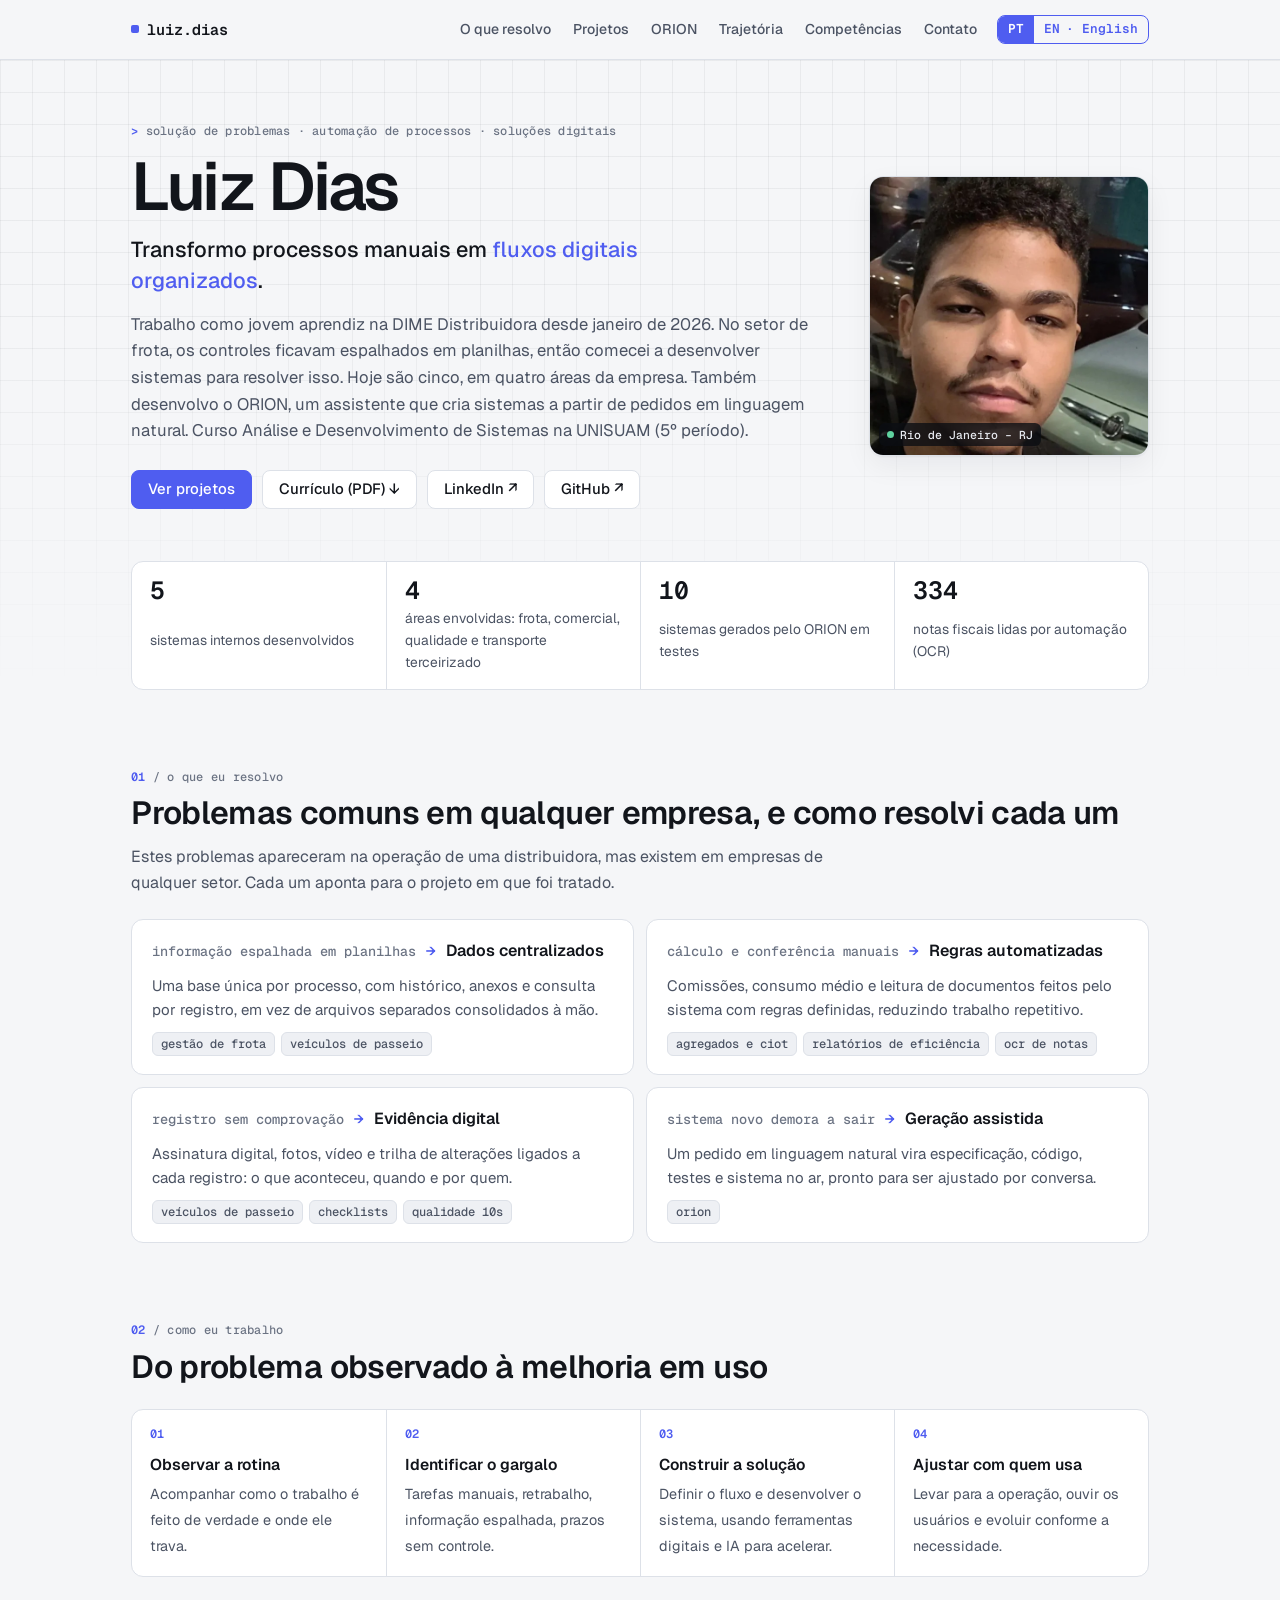
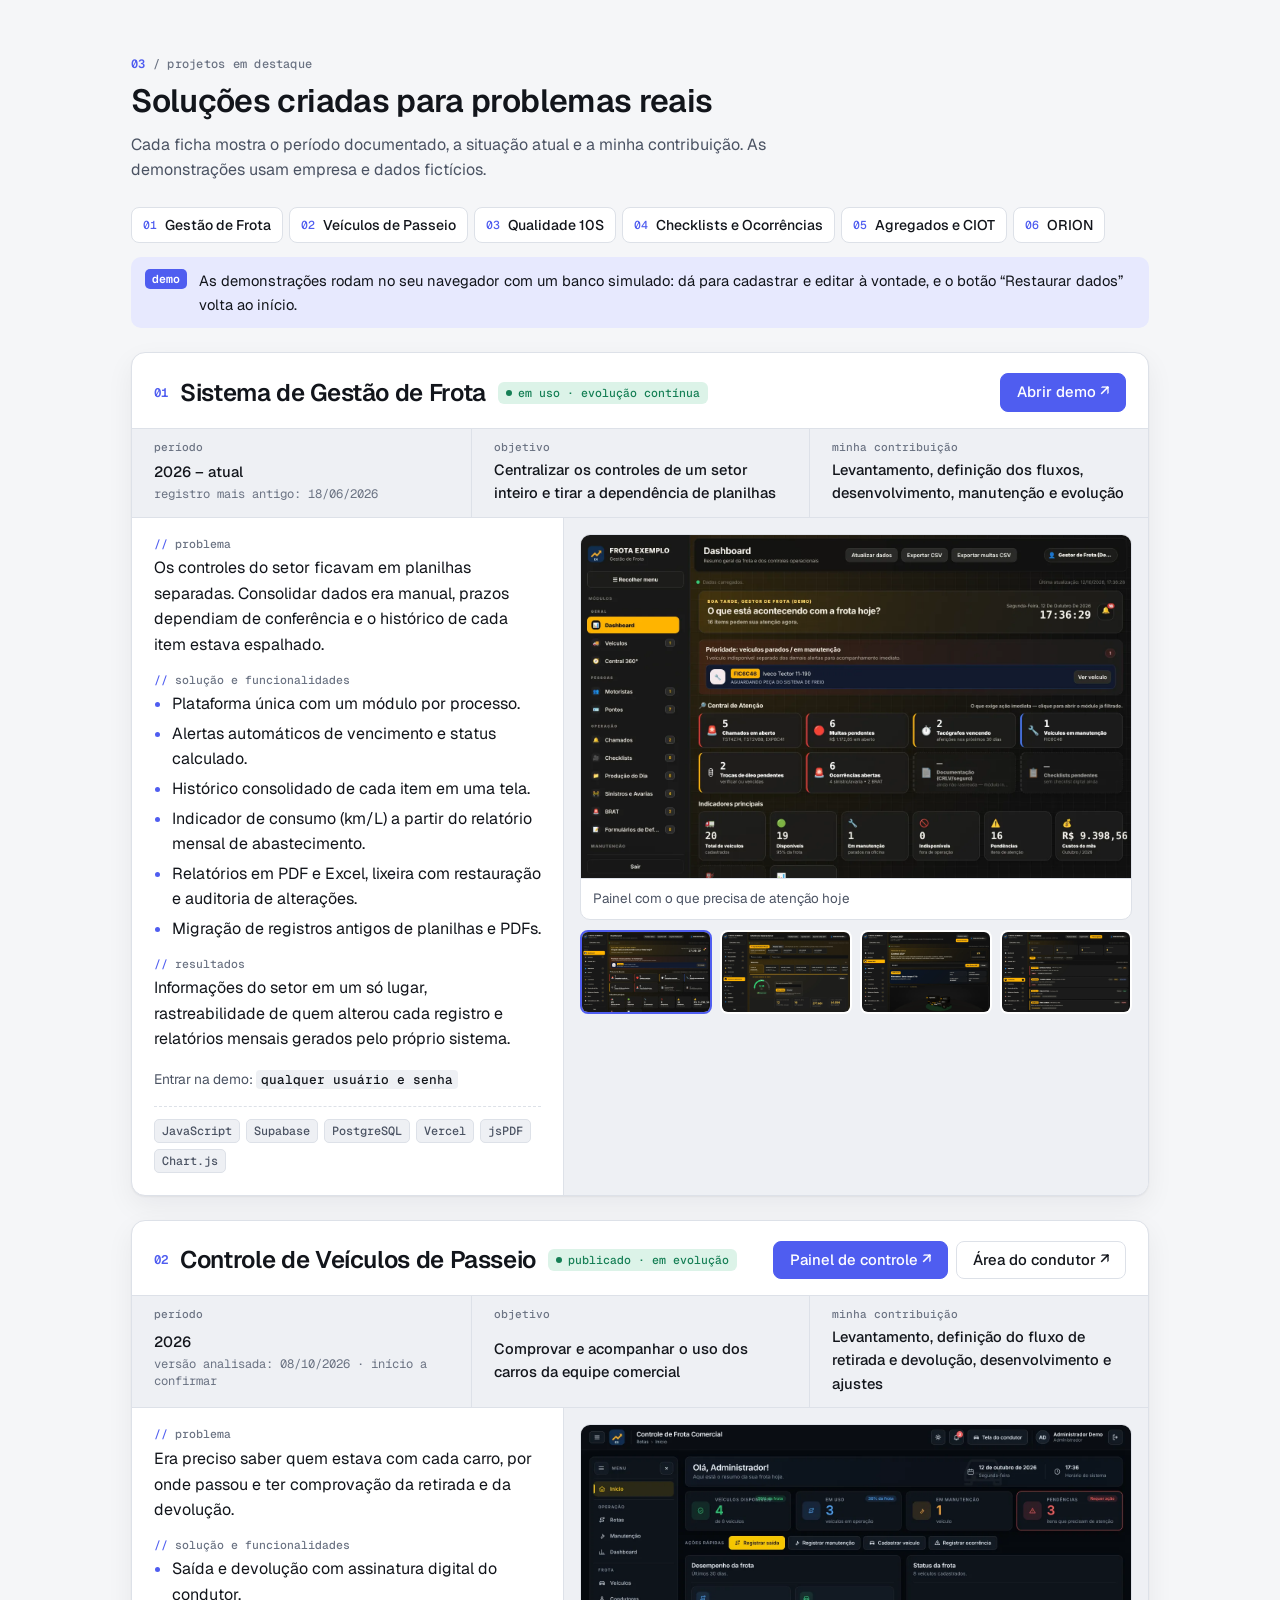
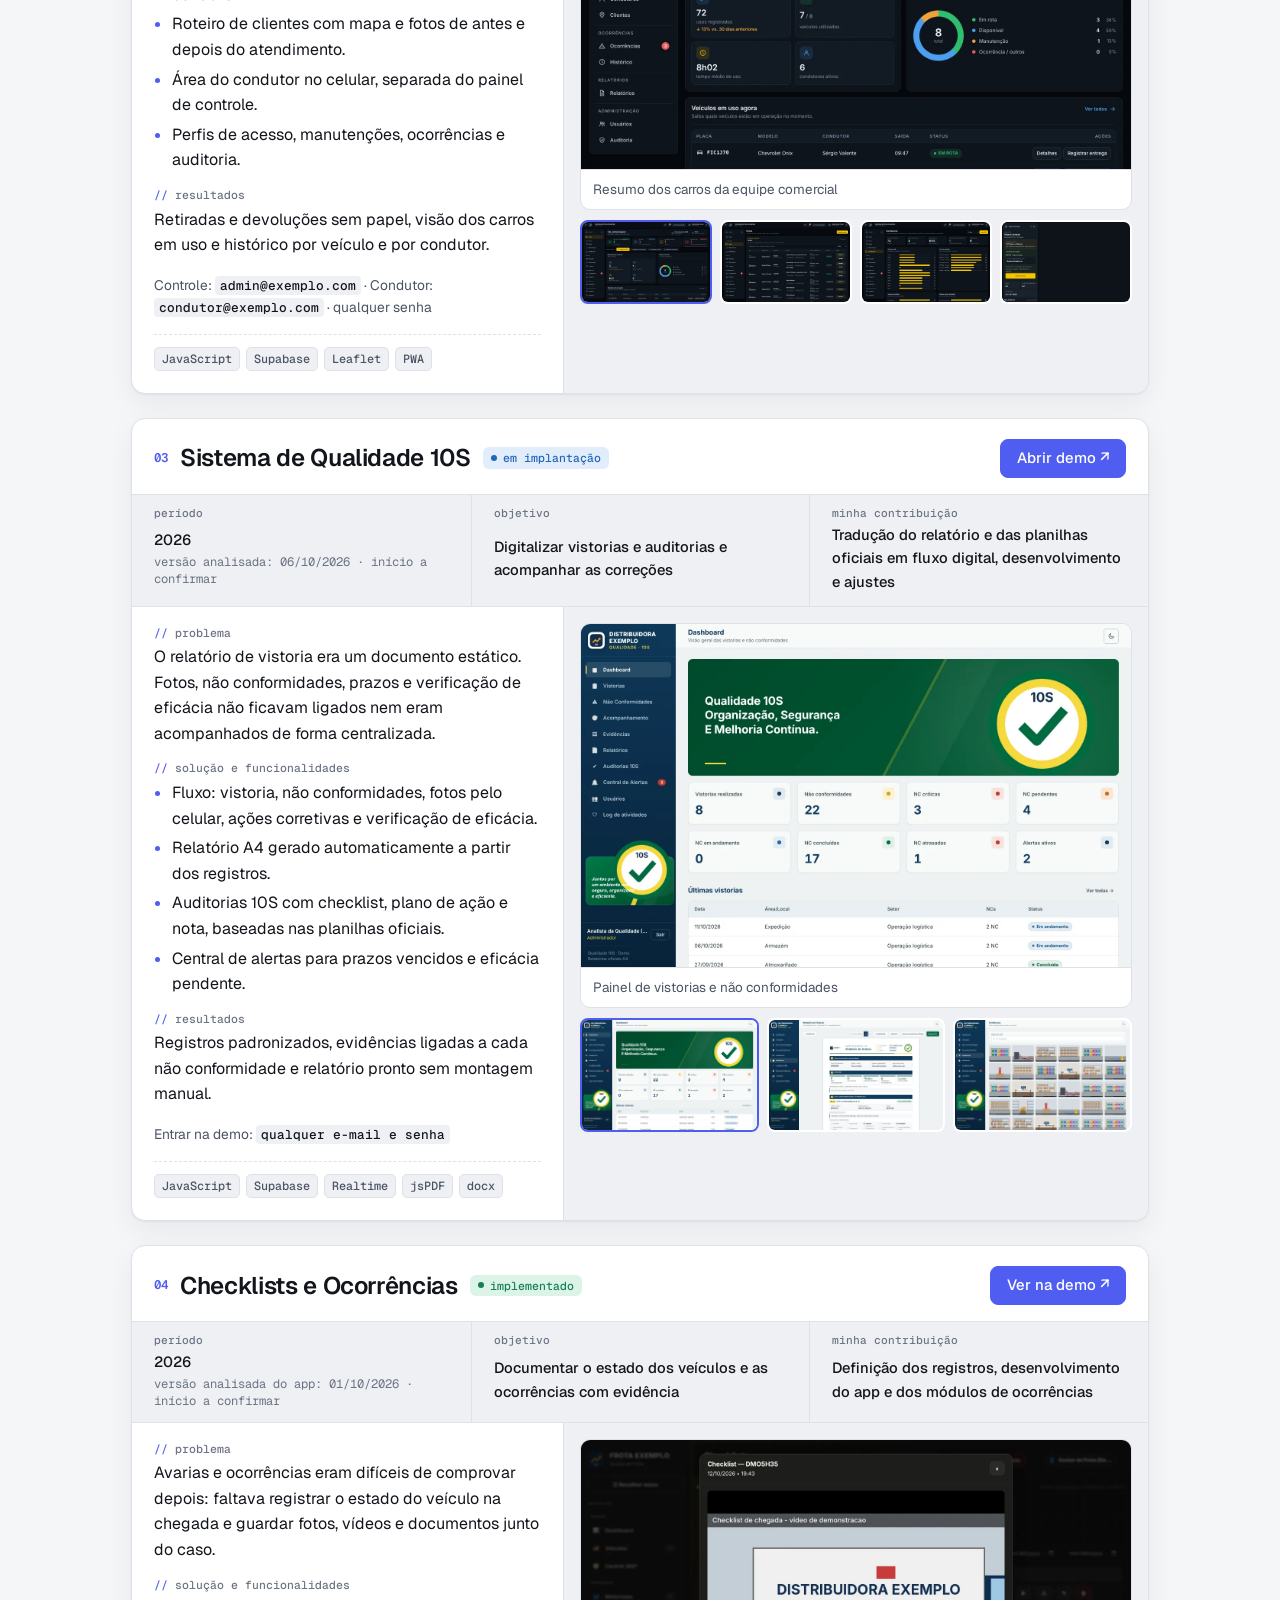
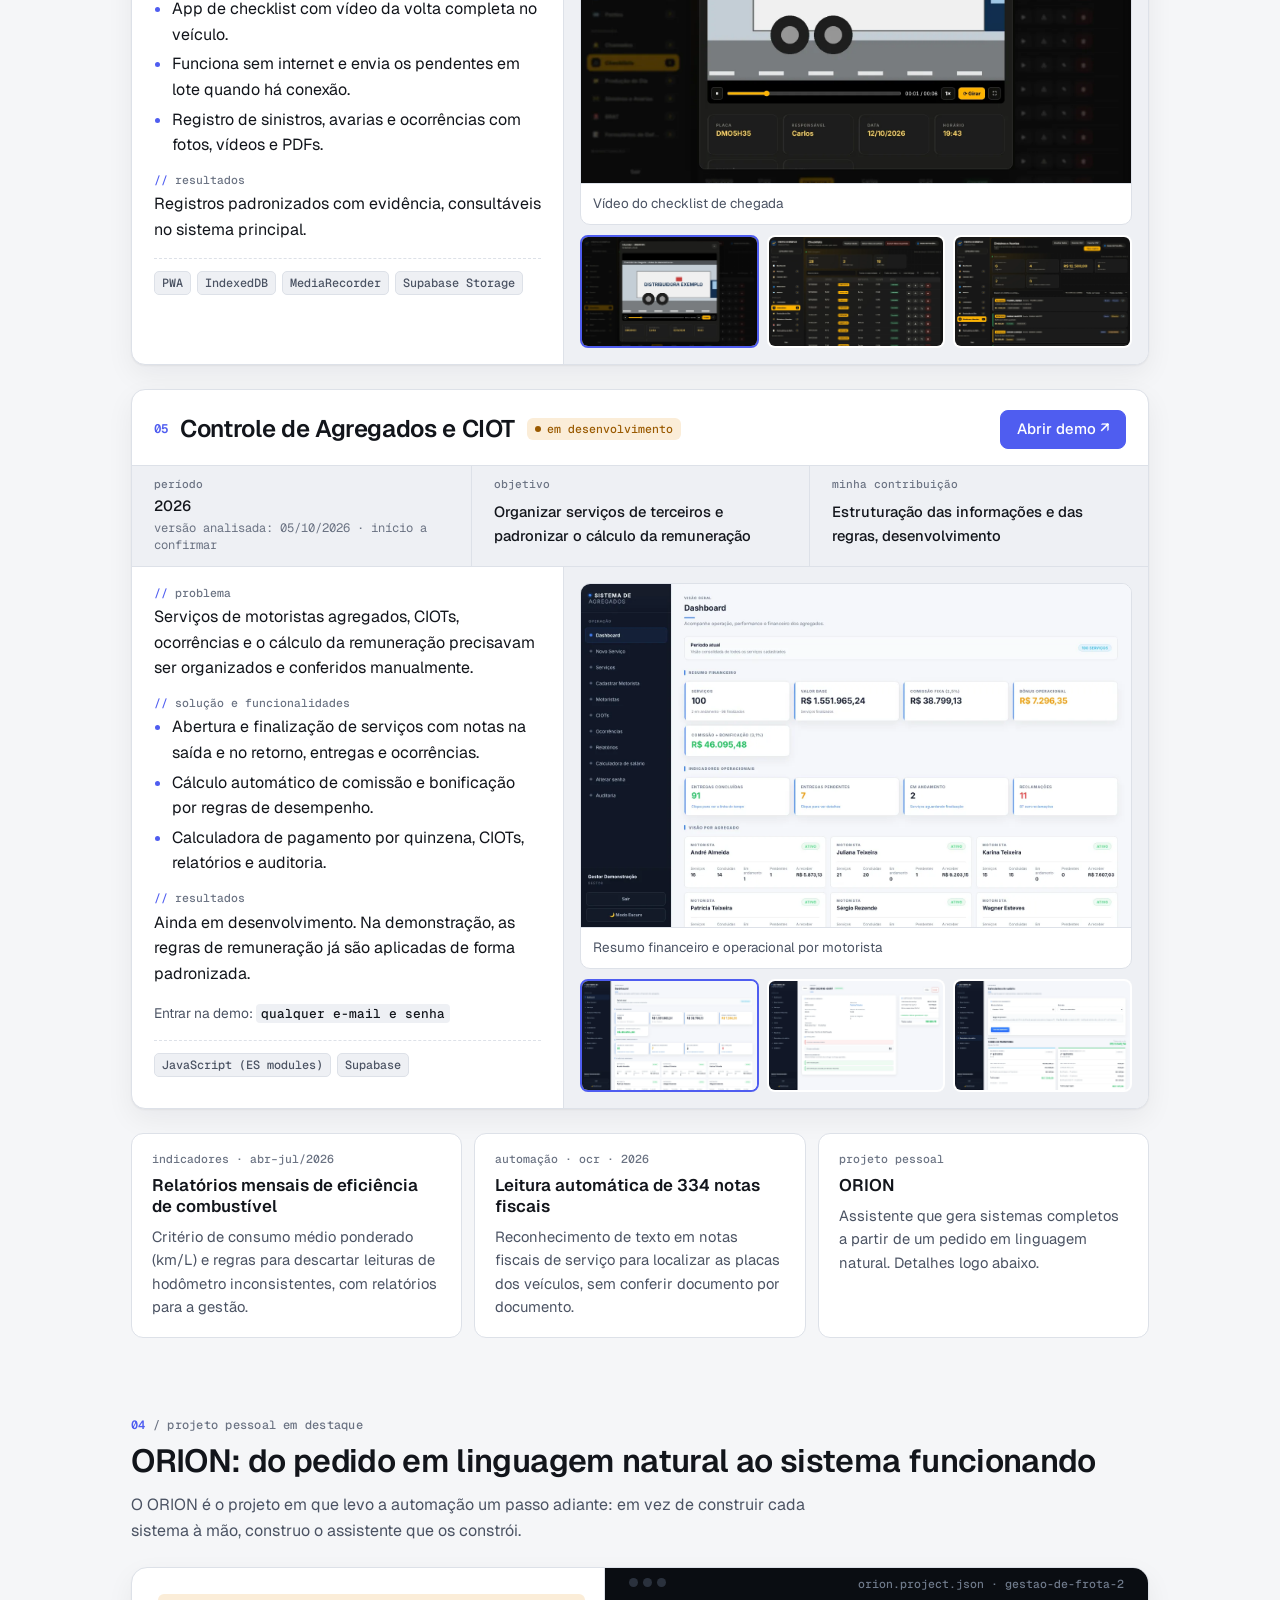
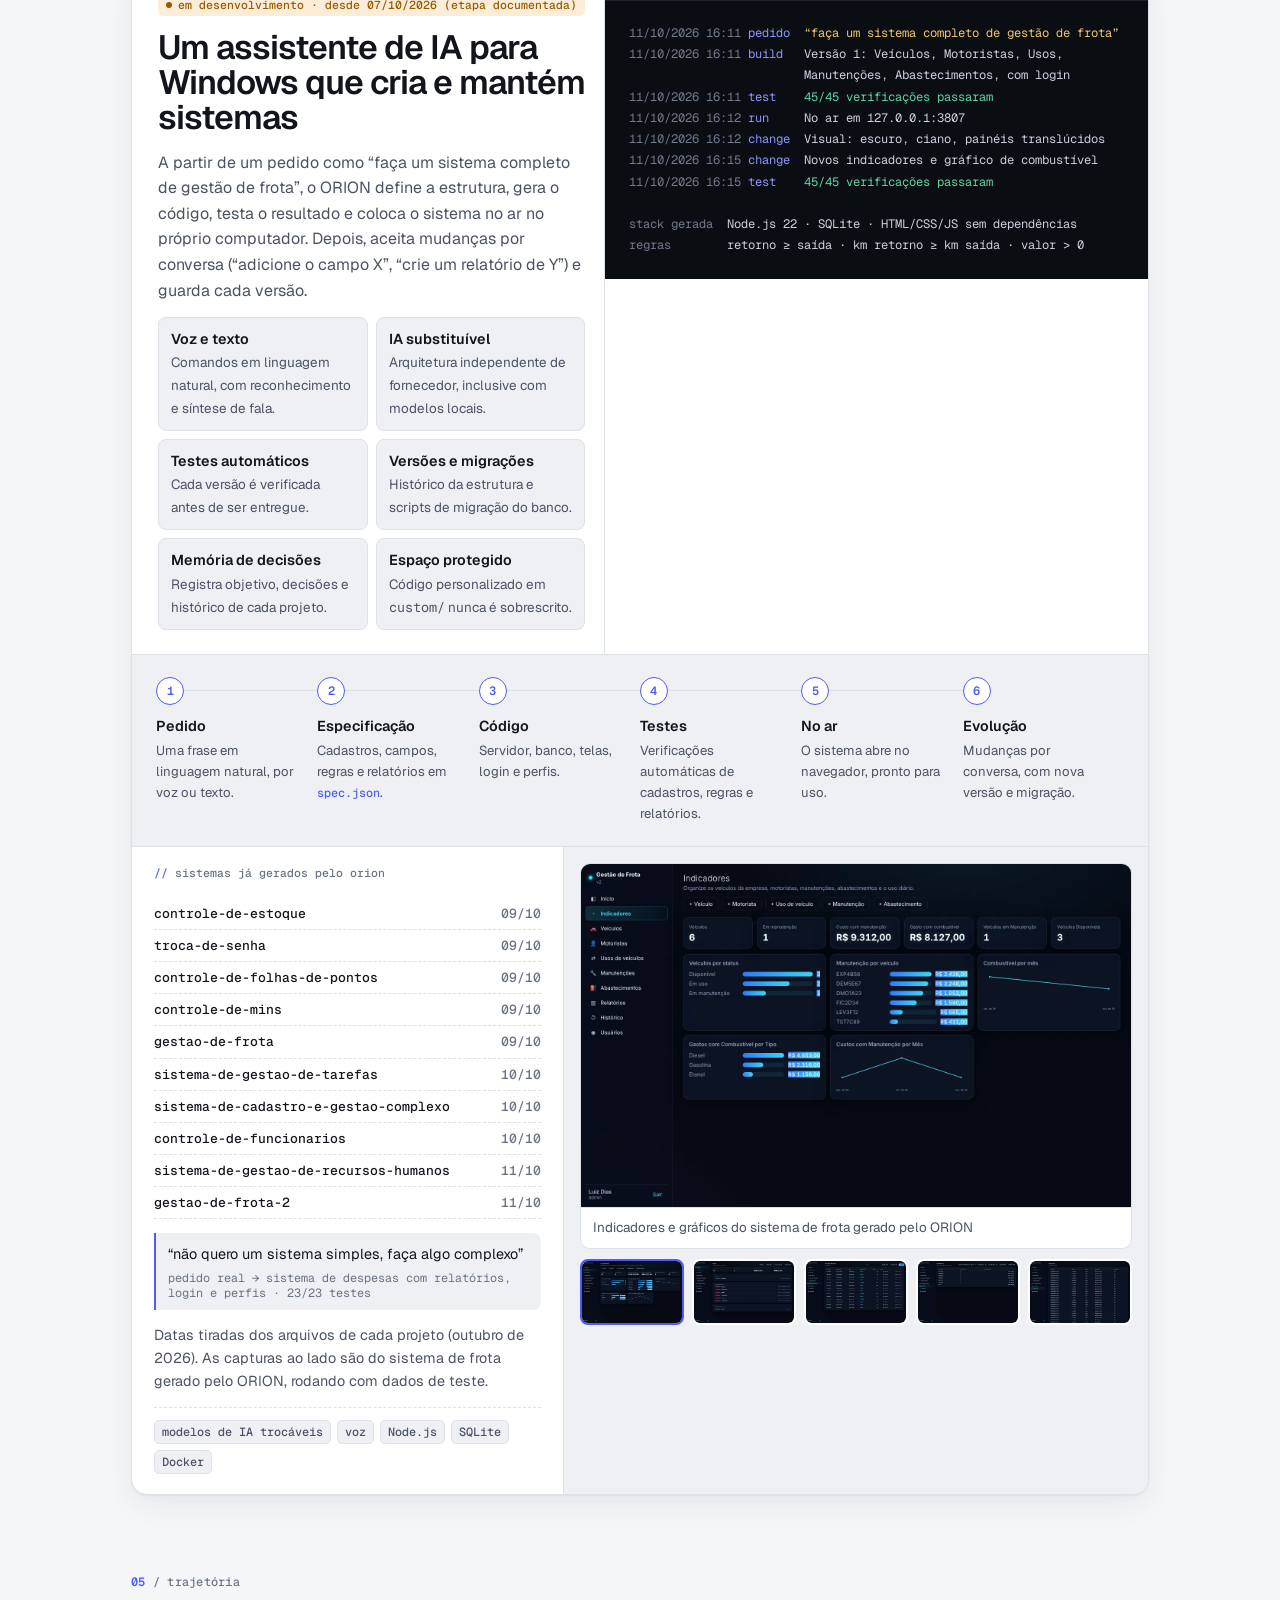
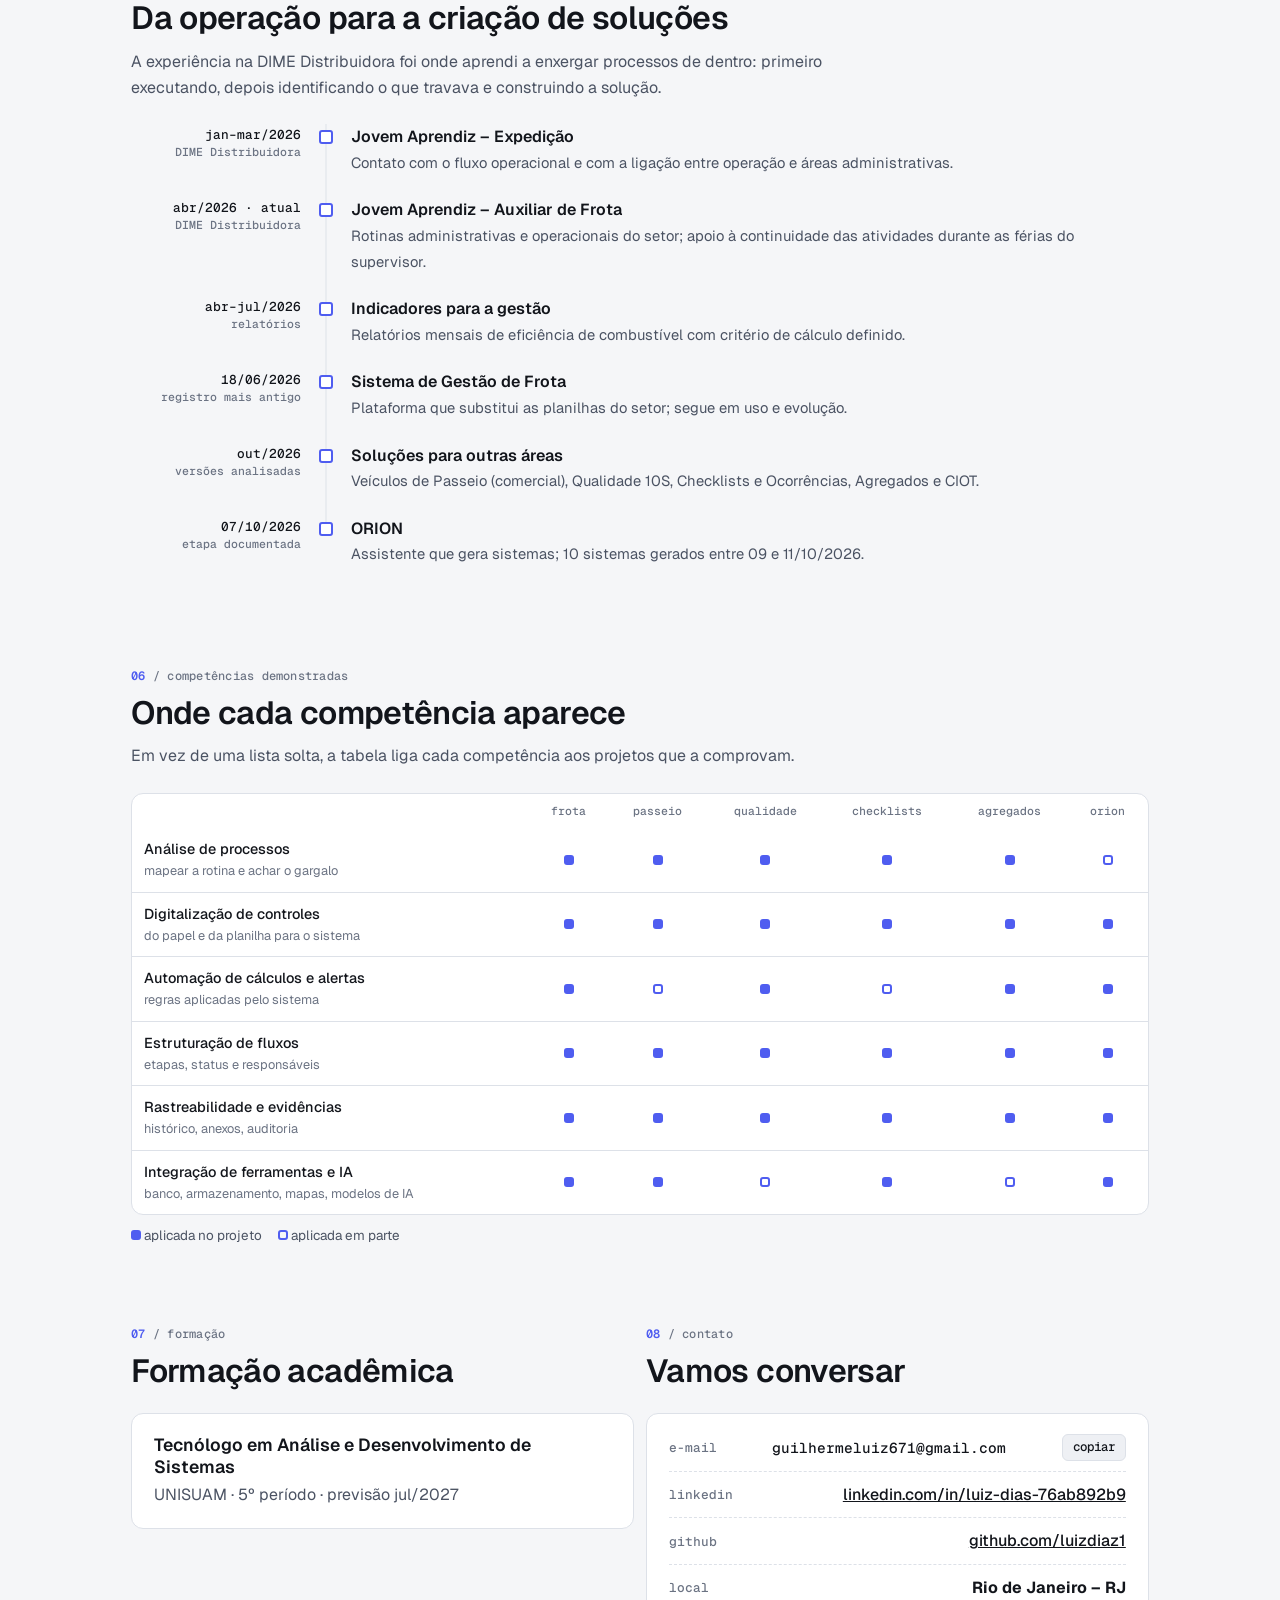
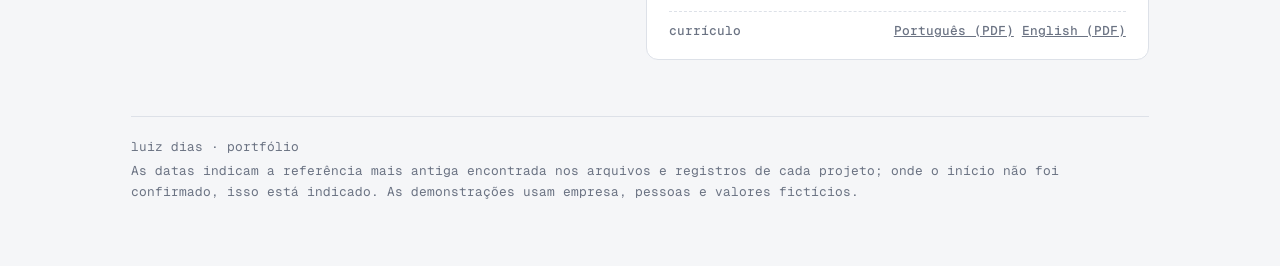
<file: index.html>
<!doctype html>
<html lang="pt-BR">
<head>
<meta charset="utf-8">
<meta name="viewport" content="width=device-width, initial-scale=1, viewport-fit=cover">
<link rel="icon" href="img/luiz.webp">
<title>Luiz Dias — Portfólio</title>
<link rel="alternate" hreflang="pt-BR" href="https://portfolio-luizdias.vercel.app/">
<link rel="alternate" hreflang="en" href="https://portfolio-luizdias.vercel.app/en/">
<meta name="description" content="Luiz Dias — solução de problemas, automação de processos e desenvolvimento de soluções digitais para empresas.">
<link rel="preconnect" href="https://fonts.googleapis.com">
<link rel="preconnect" href="https://fonts.gstatic.com" crossorigin>
<link rel="stylesheet" href="https://fonts.googleapis.com/css2?family=Geist:wght@400;500;600;700&family=Geist+Mono:wght@400;500;600&display=swap">
<style>
/* Layout: uma coluna técnica — apresentação, problemas → soluções, projetos em fichas, ORION em destaque com pipeline e capturas reais, trajetória, matriz de competências, contato */
:root {
  --bg: #f5f6f8;
  --panel: #ffffff;
  --panel-2: #eef0f4;
  --ink: #12151b;
  --ink-2: #4b5363;
  --ink-3: #6b7383;
  --line: #dde1e8;
  --accent: #4f5df0;
  --accent-soft: #e7e9fe;
  --accent-ink: #ffffff;
  --ok: #157f55; --ok-soft: #dcf3e8;
  --info: #2266b8; --info-soft: #e1edfb;
  --warn: #9a5a00; --warn-soft: #fbedd8;
  --mute: #5b6475; --mute-soft: #eceef2;
  --grid: rgba(18, 21, 27, .05);
  --shadow: 0 1px 2px rgba(18,21,27,.05), 0 10px 28px rgba(18,21,27,.06);
  --f-sans: "Geist", "Segoe UI", system-ui, -apple-system, sans-serif;
  --f-mono: "Geist Mono", ui-monospace, "SFMono-Regular", Consolas, monospace;
}
@media (prefers-color-scheme: dark) {
  :root:not([data-theme="light"]) {
    --bg: #0b0e13; --panel: #11151c; --panel-2: #161b24; --ink: #e8ebf1; --ink-2: #aab2c0; --ink-3: #828b9b; --line: #232a35;
    --accent: #8c96ff; --accent-soft: #1d2140; --accent-ink: #0b0e13;
    --ok: #5fd3a0; --ok-soft: #10291f; --info: #7fb4f5; --info-soft: #132538; --warn: #f2b45e; --warn-soft: #34260f; --mute: #9aa3b2; --mute-soft: #1b2029;
    --grid: rgba(255,255,255,.035);
    --shadow: 0 1px 2px rgba(0,0,0,.4), 0 12px 32px rgba(0,0,0,.35);
    color-scheme: dark;
  }
}
:root[data-theme="dark"] {
  --bg: #0b0e13; --panel: #11151c; --panel-2: #161b24; --ink: #e8ebf1; --ink-2: #aab2c0; --ink-3: #828b9b; --line: #232a35;
  --accent: #8c96ff; --accent-soft: #1d2140; --accent-ink: #0b0e13;
  --ok: #5fd3a0; --ok-soft: #10291f; --info: #7fb4f5; --info-soft: #132538; --warn: #f2b45e; --warn-soft: #34260f; --mute: #9aa3b2; --mute-soft: #1b2029;
  --grid: rgba(255,255,255,.035);
  --shadow: 0 1px 2px rgba(0,0,0,.4), 0 12px 32px rgba(0,0,0,.35);
  color-scheme: dark;
}
* { box-sizing: border-box; }
html { overflow-x: clip; }
body { background: var(--bg); color: var(--ink); font: 400 1rem/1.6 var(--f-sans); -webkit-font-smoothing: antialiased; overflow-x: clip; }
.wrap { max-width: 1120px; margin: 0 auto; padding-inline: max(16px, 4vw); padding-block: 0 64px; }
a { color: inherit; }
:focus-visible { outline: 2px solid var(--accent); outline-offset: 2px; border-radius: 4px; }
.mono { font-family: var(--f-mono); }
.label { font: 500 .75rem/1.3 var(--f-mono); letter-spacing: .02em; color: var(--ink-3); }
.label b { color: var(--accent); font-weight: 600; }
h2.sec { font: 600 clamp(1.5rem, 3vw, 2rem)/1.15 var(--f-sans); letter-spacing: -.02em; margin: 8px 0 0; text-wrap: balance; }
section.block { margin-top: 80px; scroll-margin-top: 72px; }
.sec-head { display: grid; gap: 2px; margin-bottom: 24px; }
.sec-head p { margin: 10px 0 0; color: var(--ink-2); max-width: 66ch; }

/* navegação */
.topnav { position: sticky; top: env(safe-area-inset-top, 0px); z-index: 10; background: color-mix(in srgb, var(--bg) 85%, transparent); backdrop-filter: blur(10px); border-bottom: 1px solid var(--line); }
.topnav .wrap { display: flex; align-items: center; justify-content: space-between; gap: 12px; padding-block: 12px; }
.brand { font: 600 .95rem/1 var(--f-mono); text-decoration: none; white-space: nowrap; display: inline-flex; gap: 8px; align-items: center; }
.brand i { width: 8px; height: 8px; border-radius: 2px; background: var(--accent); display: inline-block; }
.topnav nav { display: flex; gap: 2px; overflow-x: auto; scrollbar-width: none; min-width: 0; }
.topnav nav a { text-decoration: none; font-size: .88rem; font-weight: 500; color: var(--ink-2); padding: 6px 10px; border-radius: 6px; white-space: nowrap; }
.topnav nav a:hover { color: var(--ink); background: var(--panel-2); }

/* idioma */
.topnav .right { display: flex; align-items: center; justify-content: flex-end; gap: 10px; min-width: 0; flex: 1 1 auto; }
.lang-switch { display: inline-flex; flex: none; border: 1.5px solid var(--accent); border-radius: 8px; overflow: hidden; font: 600 .8rem/1 var(--f-mono); }
.lang-switch a { text-decoration: none; padding: 7px 10px; color: var(--accent); display: inline-flex; gap: 6px; align-items: center; }
.lang-switch a[aria-current="true"] { background: var(--accent); color: var(--accent-ink); }
.lang-switch a:not([aria-current="true"]):hover { background: var(--accent-soft); }
@media (max-width: 560px) { .lang-switch a { padding: 6px 8px; } .lang-switch .full { display: none; } }
/* apresentação */
.hero-wrap { position: relative; }
.hero-wrap::before { content: ""; position: absolute; top: 0; bottom: 0; left: calc(50% - 50vw); right: calc(50% - 50vw); background-image: linear-gradient(var(--grid) 1px, transparent 1px), linear-gradient(90deg, var(--grid) 1px, transparent 1px); background-size: 32px 32px; mask-image: linear-gradient(to bottom, #000 40%, transparent); -webkit-mask-image: linear-gradient(to bottom, #000 40%, transparent); pointer-events: none; z-index: -1; }
.hero { display: grid; grid-template-columns: minmax(0, 1fr) 280px; gap: 48px; align-items: center; padding-block: 64px 12px; }
.hero h1 { font: 600 clamp(2.5rem, 6vw, 4.2rem)/1 var(--f-sans); letter-spacing: -.035em; margin: 14px 0 14px; }
.role { font: 500 clamp(1.1rem, 2vw, 1.35rem)/1.4 var(--f-sans); margin: 0 0 16px; max-width: 34ch; color: var(--ink); }
.role span { color: var(--accent); }
.lede { max-width: 62ch; color: var(--ink-2); margin: 0; font-size: 1.04rem; }
.cta { display: flex; flex-wrap: wrap; gap: 10px; margin-top: 26px; }
.portrait { margin: 0; position: relative; }
.portrait img { display: block; width: 100%; height: auto; aspect-ratio: 1; object-fit: cover; border-radius: 14px; border: 1px solid var(--line); box-shadow: var(--shadow); }
.portrait figcaption { position: absolute; left: 10px; bottom: 10px; font: 500 .72rem/1 var(--f-mono); background: rgba(11,14,19,.78); color: #e8ebf1; padding: 6px 8px; border-radius: 6px; display: inline-flex; gap: 6px; align-items: center; }
.portrait figcaption i { width: 7px; height: 7px; border-radius: 50%; background: #5fd3a0; display: inline-block; }
.strip { display: grid; grid-template-columns: repeat(4, minmax(0, 1fr)); margin-top: 40px; border: 1px solid var(--line); border-radius: 12px; background: var(--panel); overflow: hidden; }
.strip div { padding: 16px 18px; display: grid; gap: 4px; }
.strip div + div { border-left: 1px solid var(--line); }
.strip b { font: 600 1.55rem/1 var(--f-mono); font-variant-numeric: tabular-nums; }
.strip span { font-size: .86rem; color: var(--ink-2); }

.btn { display: inline-flex; align-items: center; gap: 8px; text-decoration: none; font: 500 .93rem/1 var(--f-sans); padding: 11px 16px; border-radius: 8px; border: 1px solid var(--accent); background: var(--accent); color: var(--accent-ink); cursor: pointer; }
.btn:hover { filter: brightness(1.08); }
.btn.alt { background: var(--panel); color: var(--ink); border-color: var(--line); }
.btn.alt:hover { border-color: var(--ink-3); filter: none; }

/* problemas */
.problems { display: grid; grid-template-columns: repeat(2, minmax(0, 1fr)); gap: 12px; }
.prob { background: var(--panel); border: 1px solid var(--line); border-radius: 12px; padding: 18px 20px; display: grid; gap: 10px; align-content: start; }
.prob .flow { display: flex; flex-wrap: wrap; align-items: baseline; gap: 6px 10px; font-weight: 600; }
.prob .from { color: var(--ink-3); font: 500 .85rem var(--f-mono); }
.prob .arrow { color: var(--accent); font-family: var(--f-mono); }
.prob p { margin: 0; font-size: .94rem; color: var(--ink-2); }
.prob .where { display: flex; flex-wrap: wrap; gap: 6px; }
.prob .where a { font: 500 .76rem/1 var(--f-mono); text-decoration: none; padding: 5px 8px; border-radius: 6px; background: var(--panel-2); border: 1px solid var(--line); color: var(--ink-2); }
.prob .where a:hover { color: var(--ink); border-color: var(--ink-3); }

/* método */
.method { list-style: none; margin: 0; padding: 0; display: grid; grid-template-columns: repeat(4, minmax(0, 1fr)); gap: 0; border: 1px solid var(--line); border-radius: 12px; background: var(--panel); overflow: hidden; counter-reset: s; }
.method li { counter-increment: s; padding: 18px; }
.method li + li { border-left: 1px solid var(--line); }
.method li::before { content: counter(s, decimal-leading-zero); display: block; font: 600 .75rem/1 var(--f-mono); color: var(--accent); margin-bottom: 12px; }
.method b { display: block; font-size: .98rem; font-weight: 600; margin-bottom: 4px; }
.method span { font-size: .9rem; color: var(--ink-2); }

/* projetos */
.index { display: flex; flex-wrap: wrap; gap: 6px; }
.index a { text-decoration: none; display: inline-flex; gap: 8px; align-items: center; padding: 6px 11px; border: 1px solid var(--line); border-radius: 8px; background: var(--panel); font-weight: 500; font-size: .88rem; }
.index a:hover { border-color: var(--ink-3); }
.index span { font: 500 .72rem/1 var(--f-mono); color: var(--accent); }
.note { display: flex; gap: 12px; align-items: flex-start; margin-top: 14px; padding: 12px 14px; border-radius: 10px; background: var(--accent-soft); font-size: .92rem; }
.note b { font: 600 .72rem/1 var(--f-mono); background: var(--accent); color: var(--accent-ink); padding: 4px 7px; border-radius: 5px; flex: none; }
.project { margin-top: 24px; background: var(--panel); border: 1px solid var(--line); border-radius: 14px; box-shadow: var(--shadow); overflow: hidden; scroll-margin-top: 72px; }
.p-head { display: flex; flex-wrap: wrap; gap: 12px 20px; align-items: center; justify-content: space-between; padding: 20px 22px 16px; border-bottom: 1px solid var(--line); }
.p-title { display: flex; flex-wrap: wrap; align-items: center; gap: 8px 12px; min-width: 0; }
.p-num { font: 600 .78rem/1 var(--f-mono); color: var(--accent); }
.p-title h3 { font: 600 clamp(1.2rem, 2.2vw, 1.5rem)/1.15 var(--f-sans); letter-spacing: -.015em; margin: 0; text-wrap: balance; }
.status { font: 500 .72rem/1 var(--f-mono); padding: 5px 8px; border-radius: 6px; white-space: nowrap; display: inline-flex; gap: 6px; align-items: center; }
.status::before { content: ""; width: 6px; height: 6px; border-radius: 50%; background: currentColor; }
.s-ok { background: var(--ok-soft); color: var(--ok); }
.s-info { background: var(--info-soft); color: var(--info); }
.s-warn { background: var(--warn-soft); color: var(--warn); }
.s-mute { background: var(--mute-soft); color: var(--mute); }
.actions { display: flex; flex-wrap: wrap; gap: 8px; align-items: center; }
.ficha { display: grid; grid-template-columns: repeat(3, minmax(0, 1fr)); margin: 0; border-bottom: 1px solid var(--line); background: var(--panel-2); }
.ficha div { padding: 12px 22px; display: grid; gap: 3px; }
.ficha div + div { border-left: 1px solid var(--line); }
.ficha dt { font: 500 .7rem/1.2 var(--f-mono); color: var(--ink-3); text-transform: lowercase; }
.ficha dd { margin: 0; font-size: .92rem; font-weight: 500; }
.ficha dd small { display: block; font: 400 .76rem/1.4 var(--f-mono); color: var(--ink-3); margin-top: 2px; }
.p-body { display: grid; grid-template-columns: minmax(0, 1fr) minmax(0, 1.35fr); }
.story { padding: 20px 22px 22px; display: grid; gap: 16px; align-content: start; border-right: 1px solid var(--line); }
.story h4 { font: 500 .72rem/1 var(--f-mono); color: var(--ink-3); margin: 0 0 6px; text-transform: lowercase; }
.story h4::before { content: "// "; color: var(--accent); }
.story p { margin: 0; max-width: 60ch; }
.story ul { margin: 0; padding-left: 1.1em; display: grid; gap: 4px; }
.story li::marker { color: var(--accent); }
.tools { display: flex; flex-wrap: wrap; gap: 6px; padding-top: 12px; border-top: 1px dashed var(--line); }
.tools span { font: 500 .74rem/1 var(--f-mono); color: var(--ink-2); padding: 5px 7px; border-radius: 5px; background: var(--panel-2); border: 1px solid var(--line); }
.login { font-size: .86rem; color: var(--ink-2); margin: 0; }
.login code { font: 500 .8rem var(--f-mono); color: var(--ink); background: var(--panel-2); padding: 1px 5px; border-radius: 4px; overflow-wrap: anywhere; }
.gallery { padding: 16px; display: grid; gap: 10px; align-content: start; background: var(--panel-2); }
.shot { margin: 0; border-radius: 10px; overflow: hidden; border: 1px solid var(--line); background: var(--panel); }
.shot img { display: block; width: 100%; height: auto; aspect-ratio: 16 / 10; object-fit: cover; object-position: top left; }
.shot figcaption { font-size: .84rem; color: var(--ink-2); padding: 9px 12px; border-top: 1px solid var(--line); }
.thumbs { display: grid; grid-template-columns: repeat(auto-fit, minmax(84px, 1fr)); gap: 8px; }
.thumbs button { padding: 0; border: 2px solid transparent; border-radius: 8px; overflow: hidden; cursor: pointer; background: var(--panel); }
.thumbs button[aria-pressed="true"] { border-color: var(--accent); }
.thumbs img { display: block; width: 100%; aspect-ratio: 16 / 10; object-fit: cover; object-position: top left; }
.thumbs .phone img { object-fit: contain; background: #0e131a; }

/* ORION em destaque */
.orion { margin-top: 24px; border: 1px solid var(--line); border-radius: 16px; overflow: hidden; background: var(--panel); box-shadow: var(--shadow); scroll-margin-top: 72px; }
.orion-top { display: grid; grid-template-columns: minmax(0, 1fr) minmax(0, 1.15fr); gap: 0; }
.orion-intro { padding: 26px 26px 24px; display: grid; gap: 14px; align-content: start; border-right: 1px solid var(--line); }
.orion-intro h3 { margin: 0; font: 600 clamp(1.6rem, 3vw, 2.1rem)/1.05 var(--f-sans); letter-spacing: -.03em; }
.orion-intro p { margin: 0; color: var(--ink-2); max-width: 60ch; }
.caps { list-style: none; margin: 0; padding: 0; display: grid; grid-template-columns: repeat(2, minmax(0, 1fr)); gap: 8px; }
.caps li { padding: 10px 12px; border: 1px solid var(--line); border-radius: 8px; background: var(--panel-2); font-size: .9rem; }
.caps li b { display: block; font-weight: 600; font-size: .9rem; }
.caps li span { color: var(--ink-2); font-size: .84rem; }
.log { margin: 0; padding: 22px 24px; background: #0a0d12; color: #c9d1dc; font: 400 .76rem/1.75 var(--f-mono); overflow-x: auto; }
.log .t { color: #6f7a8b; }
.log .k { color: #8c96ff; }
.log .ok { color: #5fd3a0; }
.log .s { color: #f2c46d; }
.log-head { display: flex; justify-content: space-between; gap: 10px; padding: 10px 24px; background: #0a0d12; border-bottom: 1px solid #1c222c; font: 500 .72rem/1 var(--f-mono); color: #6f7a8b; }
.log-head i { display: inline-flex; gap: 5px; }
.log-head i::before, .log-head i::after, .log-head i span { content: ""; width: 9px; height: 9px; border-radius: 50%; background: #2a313d; display: inline-block; }
.pipeline { padding: 22px 24px; border-top: 1px solid var(--line); background: var(--panel-2); overflow-x: auto; }
.pipeline ol { list-style: none; margin: 0; padding: 0; display: grid; grid-template-columns: repeat(6, minmax(120px, 1fr)); gap: 0; min-width: 760px; counter-reset: p; }
.pipeline li { counter-increment: p; position: relative; padding: 0 14px 0 0; }
.pipeline li::before { content: counter(p); display: grid; place-items: center; width: 26px; height: 26px; border-radius: 50%; border: 1px solid var(--accent); color: var(--accent); font: 600 .75rem/1 var(--f-mono); background: var(--panel); position: relative; z-index: 1; }
.pipeline li::after { content: ""; position: absolute; left: 26px; right: 0; top: 13px; height: 1px; background: var(--line); }
.pipeline li:last-child::after { display: none; }
.pipeline b { display: block; margin-top: 10px; font-size: .9rem; font-weight: 600; }
.pipeline span { display: block; font-size: .82rem; color: var(--ink-2); margin-top: 2px; }
.pipeline code { font: 500 .74rem var(--f-mono); color: var(--accent); }
.orion-body { display: grid; grid-template-columns: minmax(0, 1fr) minmax(0, 1.35fr); border-top: 1px solid var(--line); }
.built { padding: 20px 22px; display: grid; gap: 14px; align-content: start; border-right: 1px solid var(--line); }
.built ul { list-style: none; margin: 0; padding: 0; display: grid; gap: 0; }
.built li { display: flex; justify-content: space-between; gap: 10px; padding: 7px 0; border-bottom: 1px dashed var(--line); font: 500 .82rem/1.3 var(--f-mono); }
.built li span { color: var(--ink-3); white-space: nowrap; }
.built p { margin: 0; font-size: .9rem; color: var(--ink-2); }
.built blockquote { margin: 0; padding: 10px 12px; border-left: 2px solid var(--accent); background: var(--panel-2); border-radius: 0 8px 8px 0; font-size: .9rem; }
.built blockquote small { display: block; color: var(--ink-3); font: 400 .74rem var(--f-mono); margin-top: 4px; }

.minis { display: grid; grid-template-columns: repeat(3, minmax(0, 1fr)); gap: 12px; margin-top: 24px; }
.mini { background: var(--panel); border: 1px solid var(--line); border-radius: 12px; padding: 18px 20px; display: grid; gap: 8px; align-content: start; scroll-margin-top: 72px; }
.mini .k { font: 500 .72rem/1.3 var(--f-mono); color: var(--ink-3); }
.mini h4 { margin: 0; font: 600 1.05rem/1.25 var(--f-sans); }
.mini p { margin: 0; font-size: .92rem; color: var(--ink-2); }

/* trajetória */
.timeline { list-style: none; margin: 0; padding: 0; display: grid; }
.timeline li { display: grid; grid-template-columns: 170px 22px minmax(0, 1fr); gap: 0 14px; }
.t-date { font: 500 .8rem/1.4 var(--f-mono); text-align: right; padding-top: 2px; }
.t-date small { display: block; color: var(--ink-3); font-size: .72rem; }
.t-dot { position: relative; }
.t-dot::before { content: ""; position: absolute; left: 50%; top: 0; bottom: 0; width: 1px; transform: translateX(-50%); background: var(--line); }
.t-dot::after { content: ""; position: absolute; left: 50%; top: 6px; width: 10px; height: 10px; transform: translateX(-50%); border-radius: 3px; background: var(--panel); border: 2px solid var(--accent); }
.timeline li:last-child .t-dot::before { bottom: auto; height: 12px; }
.t-body { padding-bottom: 22px; }
.t-body b { display: block; font-weight: 600; }
.t-body span { color: var(--ink-2); font-size: .92rem; }

/* matriz */
.matrix-wrap { overflow-x: auto; border: 1px solid var(--line); border-radius: 12px; background: var(--panel); }
table.matrix { border-collapse: collapse; width: 100%; min-width: 760px; font-size: .9rem; }
.matrix th, .matrix td { padding: 10px 12px; border-bottom: 1px solid var(--line); text-align: center; }
.matrix thead th { font: 500 .72rem/1.25 var(--f-mono); color: var(--ink-3); vertical-align: bottom; }
.matrix tbody th { text-align: left; font-weight: 500; }
.matrix tbody th small { display: block; font-weight: 400; color: var(--ink-3); font-size: .8rem; }
.matrix tr:last-child th, .matrix tr:last-child td { border-bottom: 0; }
.dot { display: inline-block; width: 10px; height: 10px; border-radius: 3px; background: var(--accent); }
.dot.half { background: transparent; border: 2px solid var(--accent); }
.legend { display: flex; gap: 16px; font-size: .84rem; color: var(--ink-2); margin-top: 10px; flex-wrap: wrap; align-items: center; }

/* formação e contato */
.two { display: grid; grid-template-columns: minmax(0, 1fr) minmax(0, 1fr); gap: 12px; }
.card { background: var(--panel); border: 1px solid var(--line); border-radius: 12px; padding: 20px 22px; }
.card h3 { margin: 0 0 4px; font: 600 1.1rem/1.25 var(--f-sans); }
.card p { margin: 0; color: var(--ink-2); }
.contact { display: grid; gap: 10px; }
.contact div { display: flex; flex-wrap: wrap; align-items: center; justify-content: space-between; gap: 8px; padding-bottom: 10px; border-bottom: 1px dashed var(--line); }
.contact div:last-child { border-bottom: 0; padding-bottom: 0; }
.contact span { color: var(--ink-3); font: 500 .8rem var(--f-mono); }
.contact a, .contact code { font-weight: 500; overflow-wrap: anywhere; }
.contact code { font: 500 .9rem var(--f-mono); }
.copy { font: 500 .78rem/1 var(--f-mono); padding: 6px 10px; border-radius: 6px; border: 1px solid var(--line); background: var(--panel-2); color: var(--ink); cursor: pointer; }
.foot { margin-top: 56px; padding-top: 20px; border-top: 1px solid var(--line); color: var(--ink-3); font: 400 .8rem/1.6 var(--f-mono); display: grid; gap: 4px; }

@media (max-width: 900px) {
  .hero { grid-template-columns: minmax(0, 1fr); padding-block: 36px 0; gap: 28px; }
  .portrait { max-width: 220px; order: -1; }
  .strip { grid-template-columns: repeat(2, minmax(0, 1fr)); }
  .strip div:nth-child(3) { border-left: 0; }
  .strip div:nth-child(n+3) { border-top: 1px solid var(--line); }
  .two, .problems, .minis, .orion-top, .orion-body, .p-body { grid-template-columns: minmax(0, 1fr); }
  .method { grid-template-columns: repeat(2, minmax(0, 1fr)); }
  .method li:nth-child(3) { border-left: 0; }
  .method li:nth-child(n+3) { border-top: 1px solid var(--line); }
  .story, .orion-intro, .built { border-right: 0; border-bottom: 1px solid var(--line); }
  .ficha { grid-template-columns: minmax(0, 1fr); }
  .ficha div + div { border-left: 0; border-top: 1px solid var(--line); }
  .caps { grid-template-columns: minmax(0, 1fr); }
  .timeline li { grid-template-columns: 96px 18px minmax(0, 1fr); gap: 0 10px; }
}
@media (max-width: 560px) {
  .method { grid-template-columns: minmax(0, 1fr); }
  .method li + li { border-left: 0; border-top: 1px solid var(--line); }
  .topnav nav a { padding: 6px 7px; font-size: .82rem; }
}
</style>
<style>body{margin:0}img{max-width:100%}[hidden]{display:none!important}html{scroll-behavior:smooth}</style>
</head>
<body>


<header class="topnav">
  <div class="wrap">
    <a class="brand" href="#inicio"><i></i>luiz.dias</a>
    <div class="right">
    <nav aria-label="Seções">
      <a href="#problemas">O que resolvo</a>
      <a href="#projetos">Projetos</a>
      <a href="#orion">ORION</a>
      <a href="#trajetoria">Trajetória</a>
      <a href="#competencias">Competências</a>
      <a href="#contato">Contato</a>
    </nav>
    <div class="lang-switch" role="group" aria-label="Idioma / Language">
      <a href="./" aria-current="true" lang="pt-BR" hreflang="pt-BR">PT</a>
      <a href="en/" lang="en" hreflang="en" title="English version">EN<span class="full"> · English</span></a>
    </div>
    </div>
  </div>
</header>

<main class="wrap" id="inicio">
  <div class="hero-wrap">
    <section class="hero">
      <div>
        <div class="label"><b>&gt;</b> solução de problemas · automação de processos · soluções digitais</div>
        <h1>Luiz Dias</h1>
        <p class="role">Transformo processos manuais em <span>fluxos digitais organizados</span>.</p>
        <p class="lede">Trabalho como jovem aprendiz na DIME Distribuidora desde janeiro de 2026. No setor de frota, os controles ficavam espalhados em planilhas, então comecei a desenvolver sistemas para resolver isso. Hoje são cinco, em quatro áreas da empresa. Também desenvolvo o ORION, um assistente que cria sistemas a partir de pedidos em linguagem natural. Curso Análise e Desenvolvimento de Sistemas na UNISUAM (5º período).</p>
        <div class="cta">
          <a class="btn" href="#projetos">Ver projetos</a>
          <a class="btn alt" href="cv/Curriculo_Luiz_Dias.pdf" target="_blank" rel="noopener">Currículo (PDF) ↓</a>
          <a class="btn alt" href="https://www.linkedin.com/in/luiz-dias-76ab892b9" target="_blank" rel="noopener">LinkedIn ↗</a>
          <a class="btn alt" href="https://github.com/luizdiaz1" target="_blank" rel="noopener">GitHub ↗</a>
        </div>
      </div>
      <figure class="portrait">
        <img src="img/luiz.webp" alt="Foto de Luiz Dias" width="640" height="640">
        <figcaption><i></i>Rio de Janeiro – RJ</figcaption>
      </figure>
    </section>
    <div class="strip" aria-label="Resumo">
      <div><b>5</b><span>sistemas internos desenvolvidos</span></div>
      <div><b>4</b><span>áreas envolvidas: frota, comercial, qualidade e transporte terceirizado</span></div>
      <div><b>10</b><span>sistemas gerados pelo ORION em testes</span></div>
      <div><b>334</b><span>notas fiscais lidas por automação (OCR)</span></div>
    </div>
  </div>

  <section class="block" id="problemas">
    <div class="sec-head">
      <div class="label"><b>01</b> / o que eu resolvo</div>
      <h2 class="sec">Problemas comuns em qualquer empresa, e como resolvi cada um</h2>
      <p>Estes problemas apareceram na operação de uma distribuidora, mas existem em empresas de qualquer setor. Cada um aponta para o projeto em que foi tratado.</p>
    </div>
    <div class="problems">
      <article class="prob">
        <div class="flow"><span class="from">informação espalhada em planilhas</span><span class="arrow">→</span><span>Dados centralizados</span></div>
        <p>Uma base única por processo, com histórico, anexos e consulta por registro, em vez de arquivos separados consolidados à mão.</p>
        <div class="where"><a href="#frota">gestão de frota</a><a href="#passeio">veículos de passeio</a></div>
      </article>
      <article class="prob">
        <div class="flow"><span class="from">cálculo e conferência manuais</span><span class="arrow">→</span><span>Regras automatizadas</span></div>
        <p>Comissões, consumo médio e leitura de documentos feitos pelo sistema com regras definidas, reduzindo trabalho repetitivo.</p>
        <div class="where"><a href="#agregados">agregados e ciot</a><a href="#outras">relatórios de eficiência</a><a href="#outras">ocr de notas</a></div>
      </article>
      <article class="prob">
        <div class="flow"><span class="from">registro sem comprovação</span><span class="arrow">→</span><span>Evidência digital</span></div>
        <p>Assinatura digital, fotos, vídeo e trilha de alterações ligados a cada registro: o que aconteceu, quando e por quem.</p>
        <div class="where"><a href="#passeio">veículos de passeio</a><a href="#checklists">checklists</a><a href="#qualidade">qualidade 10s</a></div>
      </article>
      <article class="prob">
        <div class="flow"><span class="from">sistema novo demora a sair</span><span class="arrow">→</span><span>Geração assistida</span></div>
        <p>Um pedido em linguagem natural vira especificação, código, testes e sistema no ar, pronto para ser ajustado por conversa.</p>
        <div class="where"><a href="#orion">orion</a></div>
      </article>
    </div>
  </section>

  <section class="block" aria-labelledby="como">
    <div class="sec-head"><div class="label"><b>02</b> / como eu trabalho</div><h2 class="sec" id="como">Do problema observado à melhoria em uso</h2></div>
    <ol class="method">
      <li><b>Observar a rotina</b><span>Acompanhar como o trabalho é feito de verdade e onde ele trava.</span></li>
      <li><b>Identificar o gargalo</b><span>Tarefas manuais, retrabalho, informação espalhada, prazos sem controle.</span></li>
      <li><b>Construir a solução</b><span>Definir o fluxo e desenvolver o sistema, usando ferramentas digitais e IA para acelerar.</span></li>
      <li><b>Ajustar com quem usa</b><span>Levar para a operação, ouvir os usuários e evoluir conforme a necessidade.</span></li>
    </ol>
  </section>

  <section class="block" id="projetos">
    <div class="sec-head">
      <div class="label"><b>03</b> / projetos em destaque</div>
      <h2 class="sec">Soluções criadas para problemas reais</h2>
      <p>Cada ficha mostra o período documentado, a situação atual e a minha contribuição. As demonstrações usam empresa e dados fictícios.</p>
    </div>
    <nav class="index" aria-label="Projetos">
      <a href="#frota"><span>01</span>Gestão de Frota</a>
      <a href="#passeio"><span>02</span>Veículos de Passeio</a>
      <a href="#qualidade"><span>03</span>Qualidade 10S</a>
      <a href="#checklists"><span>04</span>Checklists e Ocorrências</a>
      <a href="#agregados"><span>05</span>Agregados e CIOT</a>
      <a href="#orion"><span>06</span>ORION</a>
    </nav>
    <div class="note" role="note"><b>demo</b><span>As demonstrações rodam no seu navegador com um banco simulado: dá para cadastrar e editar à vontade, e o botão “Restaurar dados” volta ao início.</span></div>

    <article class="project" id="frota">
      <div class="p-head">
        <div class="p-title"><span class="p-num">01</span><h3>Sistema de Gestão de Frota</h3><span class="status s-ok">em uso · evolução contínua</span></div>
        <div class="actions"><a class="btn" href="frota/" target="_blank" rel="noopener">Abrir demo ↗</a></div>
      </div>
      <dl class="ficha">
        <div><dt>período</dt><dd>2026 – atual<small>registro mais antigo: 18/06/2026</small></dd></div>
        <div><dt>objetivo</dt><dd>Centralizar os controles de um setor inteiro e tirar a dependência de planilhas</dd></div>
        <div><dt>minha contribuição</dt><dd>Levantamento, definição dos fluxos, desenvolvimento, manutenção e evolução</dd></div>
      </dl>
      <div class="p-body">
        <div class="story">
          <div><h4>problema</h4><p>Os controles do setor ficavam em planilhas separadas. Consolidar dados era manual, prazos dependiam de conferência e o histórico de cada item estava espalhado.</p></div>
          <div><h4>solução e funcionalidades</h4>
            <ul>
              <li>Plataforma única com um módulo por processo.</li>
              <li>Alertas automáticos de vencimento e status calculado.</li>
              <li>Histórico consolidado de cada item em uma tela.</li>
              <li>Indicador de consumo (km/L) a partir do relatório mensal de abastecimento.</li>
              <li>Relatórios em PDF e Excel, lixeira com restauração e auditoria de alterações.</li>
              <li>Migração de registros antigos de planilhas e PDFs.</li>
            </ul>
          </div>
          <div><h4>resultados</h4><p>Informações do setor em um só lugar, rastreabilidade de quem alterou cada registro e relatórios mensais gerados pelo próprio sistema.</p></div>
          <p class="login">Entrar na demo: <code>qualquer usuário e senha</code></p>
          <div class="tools"><span>JavaScript</span><span>Supabase</span><span>PostgreSQL</span><span>Vercel</span><span>jsPDF</span><span>Chart.js</span></div>
        </div>
        <div class="gallery" data-gallery>
          <figure class="shot"><img src="img/frota-1.webp" alt="Painel inicial com alertas" width="1440" height="900" loading="lazy"><figcaption>Painel com o que precisa de atenção hoje</figcaption></figure>
          <div class="thumbs">
            <button type="button" aria-pressed="true" data-src="img/frota-1.webp" data-cap="Painel com o que precisa de atenção hoje"><img src="img/frota-1.webp" alt="Painel" loading="lazy"></button>
            <button type="button" aria-pressed="false" data-src="img/frota-2.webp" data-cap="Indicador de consumo (km/L) frente à meta"><img src="img/frota-2.webp" alt="Eficiência" loading="lazy"></button>
            <button type="button" aria-pressed="false" data-src="img/frota-3.webp" data-cap="Histórico completo de um item em uma tela"><img src="img/frota-3.webp" alt="Histórico" loading="lazy"></button>
            <button type="button" aria-pressed="false" data-src="img/frota-4.webp" data-cap="Chamados recebidos pelo sistema"><img src="img/frota-4.webp" alt="Chamados" loading="lazy"></button>
          </div>
        </div>
      </div>
    </article>

    <article class="project" id="passeio">
      <div class="p-head">
        <div class="p-title"><span class="p-num">02</span><h3>Controle de Veículos de Passeio</h3><span class="status s-ok">publicado · em evolução</span></div>
        <div class="actions">
          <a class="btn" href="promotor/" target="_blank" rel="noopener">Painel de controle ↗</a>
          <a class="btn alt" href="promotor/#/condutor" target="_blank" rel="noopener">Área do condutor ↗</a>
        </div>
      </div>
      <dl class="ficha">
        <div><dt>período</dt><dd>2026<small>versão analisada: 08/10/2026 · início a confirmar</small></dd></div>
        <div><dt>objetivo</dt><dd>Comprovar e acompanhar o uso dos carros da equipe comercial</dd></div>
        <div><dt>minha contribuição</dt><dd>Levantamento, definição do fluxo de retirada e devolução, desenvolvimento e ajustes</dd></div>
      </dl>
      <div class="p-body">
        <div class="story">
          <div><h4>problema</h4><p>Era preciso saber quem estava com cada carro, por onde passou e ter comprovação da retirada e da devolução.</p></div>
          <div><h4>solução e funcionalidades</h4>
            <ul>
              <li>Saída e devolução com assinatura digital do condutor.</li>
              <li>Roteiro de clientes com mapa e fotos de antes e depois do atendimento.</li>
              <li>Área do condutor no celular, separada do painel de controle.</li>
              <li>Perfis de acesso, manutenções, ocorrências e auditoria.</li>
            </ul>
          </div>
          <div><h4>resultados</h4><p>Retiradas e devoluções sem papel, visão dos carros em uso e histórico por veículo e por condutor.</p></div>
          <p class="login">Controle: <code>admin@exemplo.com</code> · Condutor: <code>condutor@exemplo.com</code> · qualquer senha</p>
          <div class="tools"><span>JavaScript</span><span>Supabase</span><span>Leaflet</span><span>PWA</span></div>
        </div>
        <div class="gallery" data-gallery>
          <figure class="shot"><img src="img/promotor-1.webp" alt="Resumo da frota comercial" width="1440" height="900" loading="lazy"><figcaption>Resumo dos carros da equipe comercial</figcaption></figure>
          <div class="thumbs">
            <button type="button" aria-pressed="true" data-src="img/promotor-1.webp" data-cap="Resumo dos carros da equipe comercial"><img src="img/promotor-1.webp" alt="Resumo" loading="lazy"></button>
            <button type="button" aria-pressed="false" data-src="img/promotor-2.webp" data-cap="Rotas: saída, clientes visitados e devolução"><img src="img/promotor-2.webp" alt="Rotas" loading="lazy"></button>
            <button type="button" aria-pressed="false" data-src="img/promotor-3.webp" data-cap="Uso por dia e por veículo"><img src="img/promotor-3.webp" alt="Dashboard" loading="lazy"></button>
            <button type="button" aria-pressed="false" class="phone" data-src="img/promotor-mobile.webp" data-cap="Área do condutor no celular" data-phone="1"><img src="img/promotor-mobile.webp" alt="Celular" loading="lazy"></button>
          </div>
        </div>
      </div>
    </article>

    <article class="project" id="qualidade">
      <div class="p-head">
        <div class="p-title"><span class="p-num">03</span><h3>Sistema de Qualidade 10S</h3><span class="status s-info">em implantação</span></div>
        <div class="actions"><a class="btn" href="qualidade/" target="_blank" rel="noopener">Abrir demo ↗</a></div>
      </div>
      <dl class="ficha">
        <div><dt>período</dt><dd>2026<small>versão analisada: 06/10/2026 · início a confirmar</small></dd></div>
        <div><dt>objetivo</dt><dd>Digitalizar vistorias e auditorias e acompanhar as correções</dd></div>
        <div><dt>minha contribuição</dt><dd>Tradução do relatório e das planilhas oficiais em fluxo digital, desenvolvimento e ajustes</dd></div>
      </dl>
      <div class="p-body">
        <div class="story">
          <div><h4>problema</h4><p>O relatório de vistoria era um documento estático. Fotos, não conformidades, prazos e verificação de eficácia não ficavam ligados nem eram acompanhados de forma centralizada.</p></div>
          <div><h4>solução e funcionalidades</h4>
            <ul>
              <li>Fluxo: vistoria, não conformidades, fotos pelo celular, ações corretivas e verificação de eficácia.</li>
              <li>Relatório A4 gerado automaticamente a partir dos registros.</li>
              <li>Auditorias 10S com checklist, plano de ação e nota, baseadas nas planilhas oficiais.</li>
              <li>Central de alertas para prazos vencidos e eficácia pendente.</li>
            </ul>
          </div>
          <div><h4>resultados</h4><p>Registros padronizados, evidências ligadas a cada não conformidade e relatório pronto sem montagem manual.</p></div>
          <p class="login">Entrar na demo: <code>qualquer e-mail e senha</code></p>
          <div class="tools"><span>JavaScript</span><span>Supabase</span><span>Realtime</span><span>jsPDF</span><span>docx</span></div>
        </div>
        <div class="gallery" data-gallery>
          <figure class="shot"><img src="img/qualidade-1.webp" alt="Painel da qualidade" width="1440" height="900" loading="lazy"><figcaption>Painel de vistorias e não conformidades</figcaption></figure>
          <div class="thumbs">
            <button type="button" aria-pressed="true" data-src="img/qualidade-1.webp" data-cap="Painel de vistorias e não conformidades"><img src="img/qualidade-1.webp" alt="Painel" loading="lazy"></button>
            <button type="button" aria-pressed="false" data-src="img/qualidade-2.webp" data-cap="Relatório de vistoria gerado pelo sistema"><img src="img/qualidade-2.webp" alt="Relatório" loading="lazy"></button>
            <button type="button" aria-pressed="false" data-src="img/qualidade-3.webp" data-cap="Galeria de evidências fotográficas"><img src="img/qualidade-3.webp" alt="Evidências" loading="lazy"></button>
          </div>
        </div>
      </div>
    </article>

    <article class="project" id="checklists">
      <div class="p-head">
        <div class="p-title"><span class="p-num">04</span><h3>Checklists e Ocorrências</h3><span class="status s-ok">implementado</span></div>
        <div class="actions"><a class="btn" href="frota/" target="_blank" rel="noopener">Ver na demo ↗</a></div>
      </div>
      <dl class="ficha">
        <div><dt>período</dt><dd>2026<small>versão analisada do app: 01/10/2026 · início a confirmar</small></dd></div>
        <div><dt>objetivo</dt><dd>Documentar o estado dos veículos e as ocorrências com evidência</dd></div>
        <div><dt>minha contribuição</dt><dd>Definição dos registros, desenvolvimento do app e dos módulos de ocorrências</dd></div>
      </dl>
      <div class="p-body">
        <div class="story">
          <div><h4>problema</h4><p>Avarias e ocorrências eram difíceis de comprovar depois: faltava registrar o estado do veículo na chegada e guardar fotos, vídeos e documentos junto do caso.</p></div>
          <div><h4>solução e funcionalidades</h4>
            <ul>
              <li>App de checklist com vídeo da volta completa no veículo.</li>
              <li>Funciona sem internet e envia os pendentes em lote quando há conexão.</li>
              <li>Registro de sinistros, avarias e ocorrências com fotos, vídeos e PDFs.</li>
            </ul>
          </div>
          <div><h4>resultados</h4><p>Registros padronizados com evidência, consultáveis no sistema principal.</p></div>
          <div class="tools"><span>PWA</span><span>IndexedDB</span><span>MediaRecorder</span><span>Supabase Storage</span></div>
        </div>
        <div class="gallery" data-gallery>
          <figure class="shot"><img src="img/checklist-2.webp" alt="Vídeo de checklist" width="1440" height="900" loading="lazy"><figcaption>Vídeo do checklist de chegada</figcaption></figure>
          <div class="thumbs">
            <button type="button" aria-pressed="true" data-src="img/checklist-2.webp" data-cap="Vídeo do checklist de chegada"><img src="img/checklist-2.webp" alt="Vídeo" loading="lazy"></button>
            <button type="button" aria-pressed="false" data-src="img/checklist-1.webp" data-cap="Checklists recebidos por placa e responsável"><img src="img/checklist-1.webp" alt="Lista" loading="lazy"></button>
            <button type="button" aria-pressed="false" data-src="img/checklist-3.webp" data-cap="Sinistros e avarias com arquivos anexados"><img src="img/checklist-3.webp" alt="Sinistros" loading="lazy"></button>
          </div>
        </div>
      </div>
    </article>

    <article class="project" id="agregados">
      <div class="p-head">
        <div class="p-title"><span class="p-num">05</span><h3>Controle de Agregados e CIOT</h3><span class="status s-warn">em desenvolvimento</span></div>
        <div class="actions"><a class="btn" href="agregados/" target="_blank" rel="noopener">Abrir demo ↗</a></div>
      </div>
      <dl class="ficha">
        <div><dt>período</dt><dd>2026<small>versão analisada: 05/10/2026 · início a confirmar</small></dd></div>
        <div><dt>objetivo</dt><dd>Organizar serviços de terceiros e padronizar o cálculo da remuneração</dd></div>
        <div><dt>minha contribuição</dt><dd>Estruturação das informações e das regras, desenvolvimento</dd></div>
      </dl>
      <div class="p-body">
        <div class="story">
          <div><h4>problema</h4><p>Serviços de motoristas agregados, CIOTs, ocorrências e o cálculo da remuneração precisavam ser organizados e conferidos manualmente.</p></div>
          <div><h4>solução e funcionalidades</h4>
            <ul>
              <li>Abertura e finalização de serviços com notas na saída e no retorno, entregas e ocorrências.</li>
              <li>Cálculo automático de comissão e bonificação por regras de desempenho.</li>
              <li>Calculadora de pagamento por quinzena, CIOTs, relatórios e auditoria.</li>
            </ul>
          </div>
          <div><h4>resultados</h4><p>Ainda em desenvolvimento. Na demonstração, as regras de remuneração já são aplicadas de forma padronizada.</p></div>
          <p class="login">Entrar na demo: <code>qualquer e-mail e senha</code></p>
          <div class="tools"><span>JavaScript (ES modules)</span><span>Supabase</span></div>
        </div>
        <div class="gallery" data-gallery>
          <figure class="shot"><img src="img/agregados-1.webp" alt="Resumo por motorista" width="1440" height="900" loading="lazy"><figcaption>Resumo financeiro e operacional por motorista</figcaption></figure>
          <div class="thumbs">
            <button type="button" aria-pressed="true" data-src="img/agregados-1.webp" data-cap="Resumo financeiro e operacional por motorista"><img src="img/agregados-1.webp" alt="Resumo" loading="lazy"></button>
            <button type="button" aria-pressed="false" data-src="img/agregados-2.webp" data-cap="Serviço com comissão e bônus calculados"><img src="img/agregados-2.webp" alt="Serviço" loading="lazy"></button>
            <button type="button" aria-pressed="false" data-src="img/agregados-3.webp" data-cap="Calculadora de pagamento por quinzena"><img src="img/agregados-3.webp" alt="Calculadora" loading="lazy"></button>
          </div>
        </div>
      </div>
    </article>

    <div class="minis" id="outras">
      <article class="mini">
        <span class="k">indicadores · abr–jul/2026</span>
        <h4>Relatórios mensais de eficiência de combustível</h4>
        <p>Critério de consumo médio ponderado (km/L) e regras para descartar leituras de hodômetro inconsistentes, com relatórios para a gestão.</p>
      </article>
      <article class="mini">
        <span class="k">automação · ocr · 2026</span>
        <h4>Leitura automática de 334 notas fiscais</h4>
        <p>Reconhecimento de texto em notas fiscais de serviço para localizar as placas dos veículos, sem conferir documento por documento.</p>
      </article>
      <article class="mini">
        <span class="k">projeto pessoal</span>
        <h4>ORION</h4>
        <p>Assistente que gera sistemas completos a partir de um pedido em linguagem natural. Detalhes logo abaixo.</p>
      </article>
    </div>
  </section>

  <section class="block" id="orion">
    <div class="sec-head">
      <div class="label"><b>04</b> / projeto pessoal em destaque</div>
      <h2 class="sec">ORION: do pedido em linguagem natural ao sistema funcionando</h2>
      <p>O ORION é o projeto em que levo a automação um passo adiante: em vez de construir cada sistema à mão, construo o assistente que os constrói.</p>
    </div>
    <article class="orion">
      <div class="orion-top">
        <div class="orion-intro">
          <span class="status s-warn" style="justify-self:start">em desenvolvimento · desde 07/10/2026 (etapa documentada)</span>
          <h3>Um assistente de IA para Windows que cria e mantém sistemas</h3>
          <p>A partir de um pedido como “faça um sistema completo de gestão de frota”, o ORION define a estrutura, gera o código, testa o resultado e coloca o sistema no ar no próprio computador. Depois, aceita mudanças por conversa (“adicione o campo X”, “crie um relatório de Y”) e guarda cada versão.</p>
          <ul class="caps">
            <li><b>Voz e texto</b><span>Comandos em linguagem natural, com reconhecimento e síntese de fala.</span></li>
            <li><b>IA substituível</b><span>Arquitetura independente de fornecedor, inclusive com modelos locais.</span></li>
            <li><b>Testes automáticos</b><span>Cada versão é verificada antes de ser entregue.</span></li>
            <li><b>Versões e migrações</b><span>Histórico da estrutura e scripts de migração do banco.</span></li>
            <li><b>Memória de decisões</b><span>Registra objetivo, decisões e histórico de cada projeto.</span></li>
            <li><b>Espaço protegido</b><span>Código personalizado em <code class="mono">custom/</code> nunca é sobrescrito.</span></li>
          </ul>
        </div>
        <div>
          <div class="log-head"><i><span></span></i><span>orion.project.json · gestao-de-frota-2</span></div>
<pre class="log"><span class="t">11/10/2026 16:11</span> <span class="k">pedido</span>  <span class="s">“faça um sistema completo de gestão de frota”</span>
<span class="t">11/10/2026 16:11</span> <span class="k">build</span>   Versão 1: Veículos, Motoristas, Usos,
                         Manutenções, Abastecimentos, com login
<span class="t">11/10/2026 16:11</span> <span class="k">test</span>    <span class="ok">45/45 verificações passaram</span>
<span class="t">11/10/2026 16:12</span> <span class="k">run</span>     No ar em 127.0.0.1:3807
<span class="t">11/10/2026 16:12</span> <span class="k">change</span>  Visual: escuro, ciano, painéis translúcidos
<span class="t">11/10/2026 16:15</span> <span class="k">change</span>  Novos indicadores e gráfico de combustível
<span class="t">11/10/2026 16:15</span> <span class="k">test</span>    <span class="ok">45/45 verificações passaram</span>

<span class="t">stack gerada</span>  Node.js 22 · SQLite · HTML/CSS/JS sem dependências
<span class="t">regras</span>        retorno ≥ saída · km retorno ≥ km saída · valor &gt; 0</pre>
        </div>
      </div>
      <div class="pipeline" aria-label="Como o ORION constrói um sistema">
        <ol>
          <li><b>Pedido</b><span>Uma frase em linguagem natural, por voz ou texto.</span></li>
          <li><b>Especificação</b><span>Cadastros, campos, regras e relatórios em <code>spec.json</code>.</span></li>
          <li><b>Código</b><span>Servidor, banco, telas, login e perfis.</span></li>
          <li><b>Testes</b><span>Verificações automáticas de cadastros, regras e relatórios.</span></li>
          <li><b>No ar</b><span>O sistema abre no navegador, pronto para uso.</span></li>
          <li><b>Evolução</b><span>Mudanças por conversa, com nova versão e migração.</span></li>
        </ol>
      </div>
      <div class="orion-body">
        <div class="built">
          <div class="story" style="padding:0;border:0">
            <div><h4>sistemas já gerados pelo orion</h4></div>
          </div>
          <ul>
            <li>controle-de-estoque<span>09/10</span></li>
            <li>troca-de-senha<span>09/10</span></li>
            <li>controle-de-folhas-de-pontos<span>09/10</span></li>
            <li>controle-de-mins<span>09/10</span></li>
            <li>gestao-de-frota<span>09/10</span></li>
            <li>sistema-de-gestao-de-tarefas<span>10/10</span></li>
            <li>sistema-de-cadastro-e-gestao-complexo<span>10/10</span></li>
            <li>controle-de-funcionarios<span>10/10</span></li>
            <li>sistema-de-gestao-de-recursos-humanos<span>11/10</span></li>
            <li>gestao-de-frota-2<span>11/10</span></li>
          </ul>
          <blockquote>“não quero um sistema simples, faça algo complexo”<small>pedido real → sistema de despesas com relatórios, login e perfis · 23/23 testes</small></blockquote>
          <p>Datas tiradas dos arquivos de cada projeto (outubro de 2026). As capturas ao lado são do sistema de frota gerado pelo ORION, rodando com dados de teste.</p>
          <div class="tools"><span>modelos de IA trocáveis</span><span>voz</span><span>Node.js</span><span>SQLite</span><span>Docker</span></div>
        </div>
        <div class="gallery" data-gallery>
          <figure class="shot"><img src="img/orion/orion-indicadores.webp" alt="Indicadores do sistema gerado pelo ORION" width="1440" height="900" loading="lazy"><figcaption>Indicadores e gráficos do sistema de frota gerado pelo ORION</figcaption></figure>
          <div class="thumbs">
            <button type="button" aria-pressed="true" data-src="img/orion/orion-indicadores.webp" data-cap="Indicadores e gráficos do sistema de frota gerado pelo ORION"><img src="img/orion/orion-indicadores.webp" alt="Indicadores" loading="lazy"></button>
            <button type="button" aria-pressed="false" data-src="img/orion/orion-painel.webp" data-cap="Tela inicial: o que precisa de atenção hoje"><img src="img/orion/orion-painel.webp" alt="Painel" loading="lazy"></button>
            <button type="button" aria-pressed="false" data-src="img/orion/orion-abastecimentos.webp" data-cap="Cadastro gerado com busca, importação e exportação CSV"><img src="img/orion/orion-abastecimentos.webp" alt="Abastecimentos" loading="lazy"></button>
            <button type="button" aria-pressed="false" data-src="img/orion/orion-relatorio.webp" data-cap="Relatório de custo de manutenção por veículo"><img src="img/orion/orion-relatorio.webp" alt="Relatório" loading="lazy"></button>
            <button type="button" aria-pressed="false" data-src="img/orion/orion-historico.webp" data-cap="Histórico de alterações com autor e data"><img src="img/orion/orion-historico.webp" alt="Histórico" loading="lazy"></button>
          </div>
        </div>
      </div>
    </article>
  </section>

  <section class="block" id="trajetoria">
    <div class="sec-head">
      <div class="label"><b>05</b> / trajetória</div>
      <h2 class="sec">Da operação para a criação de soluções</h2>
      <p>A experiência na DIME Distribuidora foi onde aprendi a enxergar processos de dentro: primeiro executando, depois identificando o que travava e construindo a solução.</p>
    </div>
    <ol class="timeline">
      <li><div class="t-date">jan–mar/2026<small>DIME Distribuidora</small></div><div class="t-dot"></div><div class="t-body"><b>Jovem Aprendiz – Expedição</b><span>Contato com o fluxo operacional e com a ligação entre operação e áreas administrativas.</span></div></li>
      <li><div class="t-date">abr/2026 · atual<small>DIME Distribuidora</small></div><div class="t-dot"></div><div class="t-body"><b>Jovem Aprendiz – Auxiliar de Frota</b><span>Rotinas administrativas e operacionais do setor; apoio à continuidade das atividades durante as férias do supervisor.</span></div></li>
      <li><div class="t-date">abr–jul/2026<small>relatórios</small></div><div class="t-dot"></div><div class="t-body"><b>Indicadores para a gestão</b><span>Relatórios mensais de eficiência de combustível com critério de cálculo definido.</span></div></li>
      <li><div class="t-date">18/06/2026<small>registro mais antigo</small></div><div class="t-dot"></div><div class="t-body"><b>Sistema de Gestão de Frota</b><span>Plataforma que substitui as planilhas do setor; segue em uso e evolução.</span></div></li>
      <li><div class="t-date">out/2026<small>versões analisadas</small></div><div class="t-dot"></div><div class="t-body"><b>Soluções para outras áreas</b><span>Veículos de Passeio (comercial), Qualidade 10S, Checklists e Ocorrências, Agregados e CIOT.</span></div></li>
      <li><div class="t-date">07/10/2026<small>etapa documentada</small></div><div class="t-dot"></div><div class="t-body"><b>ORION</b><span>Assistente que gera sistemas; 10 sistemas gerados entre 09 e 11/10/2026.</span></div></li>
    </ol>
  </section>

  <section class="block" id="competencias">
    <div class="sec-head">
      <div class="label"><b>06</b> / competências demonstradas</div>
      <h2 class="sec">Onde cada competência aparece</h2>
      <p>Em vez de uma lista solta, a tabela liga cada competência aos projetos que a comprovam.</p>
    </div>
    <div class="matrix-wrap">
      <table class="matrix">
        <thead><tr><th scope="col"></th><th scope="col">frota</th><th scope="col">passeio</th><th scope="col">qualidade</th><th scope="col">checklists</th><th scope="col">agregados</th><th scope="col">orion</th></tr></thead>
        <tbody>
          <tr><th scope="row">Análise de processos<small>mapear a rotina e achar o gargalo</small></th><td><span class="dot" title="Sim"></span></td><td><span class="dot" title="Sim"></span></td><td><span class="dot" title="Sim"></span></td><td><span class="dot" title="Sim"></span></td><td><span class="dot" title="Sim"></span></td><td><span class="dot half" title="Parcial"></span></td></tr>
          <tr><th scope="row">Digitalização de controles<small>do papel e da planilha para o sistema</small></th><td><span class="dot" title="Sim"></span></td><td><span class="dot" title="Sim"></span></td><td><span class="dot" title="Sim"></span></td><td><span class="dot" title="Sim"></span></td><td><span class="dot" title="Sim"></span></td><td><span class="dot" title="Sim"></span></td></tr>
          <tr><th scope="row">Automação de cálculos e alertas<small>regras aplicadas pelo sistema</small></th><td><span class="dot" title="Sim"></span></td><td><span class="dot half" title="Parcial"></span></td><td><span class="dot" title="Sim"></span></td><td><span class="dot half" title="Parcial"></span></td><td><span class="dot" title="Sim"></span></td><td><span class="dot" title="Sim"></span></td></tr>
          <tr><th scope="row">Estruturação de fluxos<small>etapas, status e responsáveis</small></th><td><span class="dot" title="Sim"></span></td><td><span class="dot" title="Sim"></span></td><td><span class="dot" title="Sim"></span></td><td><span class="dot" title="Sim"></span></td><td><span class="dot" title="Sim"></span></td><td><span class="dot" title="Sim"></span></td></tr>
          <tr><th scope="row">Rastreabilidade e evidências<small>histórico, anexos, auditoria</small></th><td><span class="dot" title="Sim"></span></td><td><span class="dot" title="Sim"></span></td><td><span class="dot" title="Sim"></span></td><td><span class="dot" title="Sim"></span></td><td><span class="dot" title="Sim"></span></td><td><span class="dot" title="Sim"></span></td></tr>
          <tr><th scope="row">Integração de ferramentas e IA<small>banco, armazenamento, mapas, modelos de IA</small></th><td><span class="dot" title="Sim"></span></td><td><span class="dot" title="Sim"></span></td><td><span class="dot half" title="Parcial"></span></td><td><span class="dot" title="Sim"></span></td><td><span class="dot half" title="Parcial"></span></td><td><span class="dot" title="Sim"></span></td></tr>
        </tbody>
      </table>
    </div>
    <div class="legend"><span><span class="dot"></span> aplicada no projeto</span><span><span class="dot half"></span> aplicada em parte</span></div>
  </section>

  <section class="block two" aria-label="Formação e contato">
    <div>
      <div class="sec-head"><div class="label"><b>07</b> / formação</div><h2 class="sec">Formação acadêmica</h2></div>
      <div class="card">
        <h3>Tecnólogo em Análise e Desenvolvimento de Sistemas</h3>
        <p>UNISUAM · 5º período · previsão jul/2027</p>
      </div>
    </div>
    <div id="contato" style="scroll-margin-top:72px">
      <div class="sec-head"><div class="label"><b>08</b> / contato</div><h2 class="sec">Vamos conversar</h2></div>
      <div class="card contact">
        <div><span>e-mail</span><code id="email">guilhermeluiz671@gmail.com</code><button type="button" class="copy" id="copyEmail">copiar</button></div>
        <div><span>linkedin</span><a href="https://www.linkedin.com/in/luiz-dias-76ab892b9" target="_blank" rel="noopener">linkedin.com/in/luiz-dias-76ab892b9</a></div>
        <div><span>github</span><a href="https://github.com/luizdiaz1" target="_blank" rel="noopener">github.com/luizdiaz1</a></div>
        <div><span>local</span><b>Rio de Janeiro – RJ</b></div>
        <div><span>currículo</span><span style="display:flex;gap:8px;flex-wrap:wrap"><a href="cv/Curriculo_Luiz_Dias.pdf" target="_blank" rel="noopener">Português (PDF)</a><a href="cv/Resume_Luiz_Dias.pdf" target="_blank" rel="noopener">English (PDF)</a></span></div>
      </div>
    </div>
  </section>

  <footer class="foot">
    <span>luiz dias · portfólio</span>
    <span>As datas indicam a referência mais antiga encontrada nos arquivos e registros de cada projeto; onde o início não foi confirmado, isso está indicado. As demonstrações usam empresa, pessoas e valores fictícios.</span>
  </footer>
</main>

<script>
(function () {
  document.querySelectorAll('[data-gallery]').forEach(function (g) {
    var img = g.querySelector('.shot img'), cap = g.querySelector('.shot figcaption');
    g.querySelectorAll('.thumbs button').forEach(function (b) {
      b.addEventListener('click', function () {
        img.src = b.dataset.src; img.alt = b.dataset.cap; cap.textContent = b.dataset.cap;
        img.style.objectFit = b.dataset.phone ? 'contain' : 'cover';
        img.style.background = b.dataset.phone ? '#0e131a' : '';
        g.querySelectorAll('.thumbs button').forEach(function (x) { x.setAttribute('aria-pressed', x === b ? 'true' : 'false'); });
      });
    });
  });
  var btn = document.getElementById('copyEmail');
  function selectEmail() { var r = document.createRange(); r.selectNodeContents(document.getElementById('email')); var s = getSelection(); s.removeAllRanges(); s.addRange(r); }
  btn.addEventListener('click', function () {
    var t = document.getElementById('email').textContent;
    try {
      navigator.clipboard.writeText(t).then(function () { btn.textContent = 'copiado'; setTimeout(function () { btn.textContent = 'copiar'; }, 1600); }, selectEmail);
    } catch (e) { selectEmail(); }
  });
})();
</script>

</body>
</html>
</file>
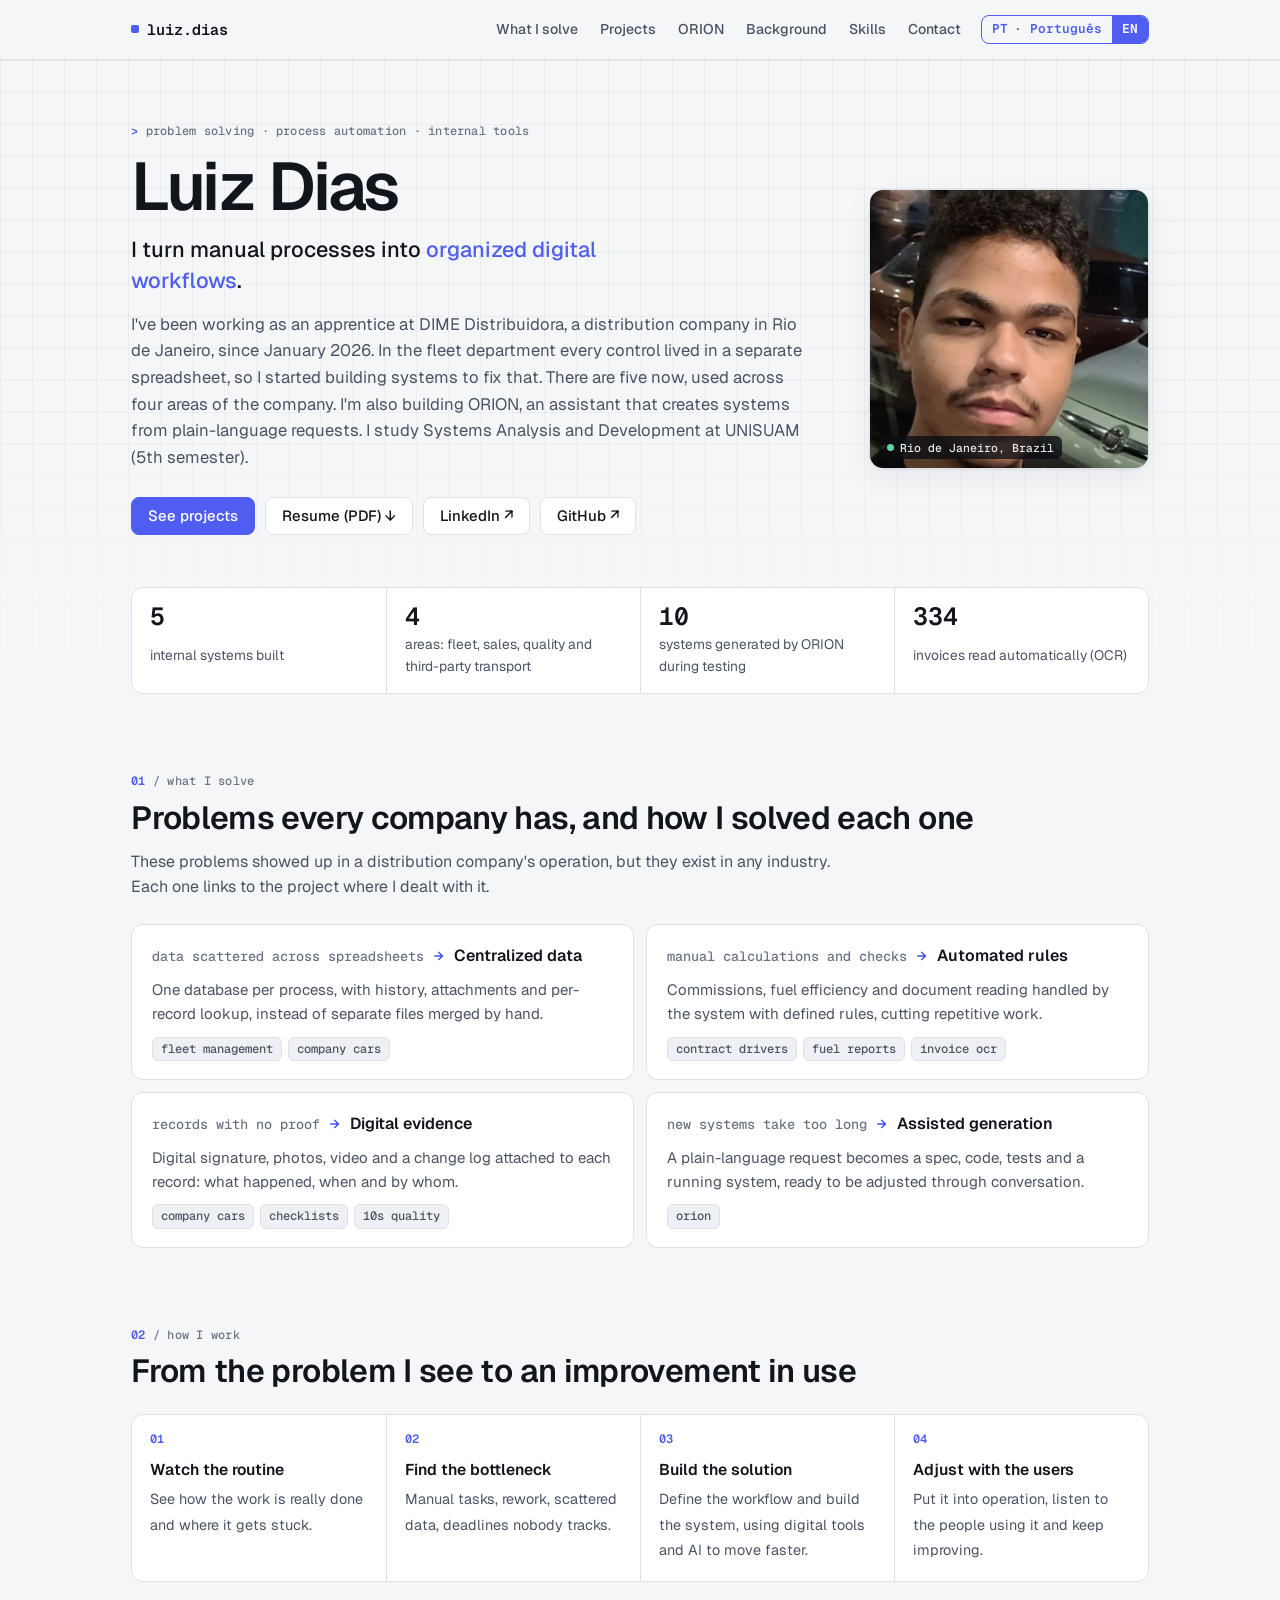
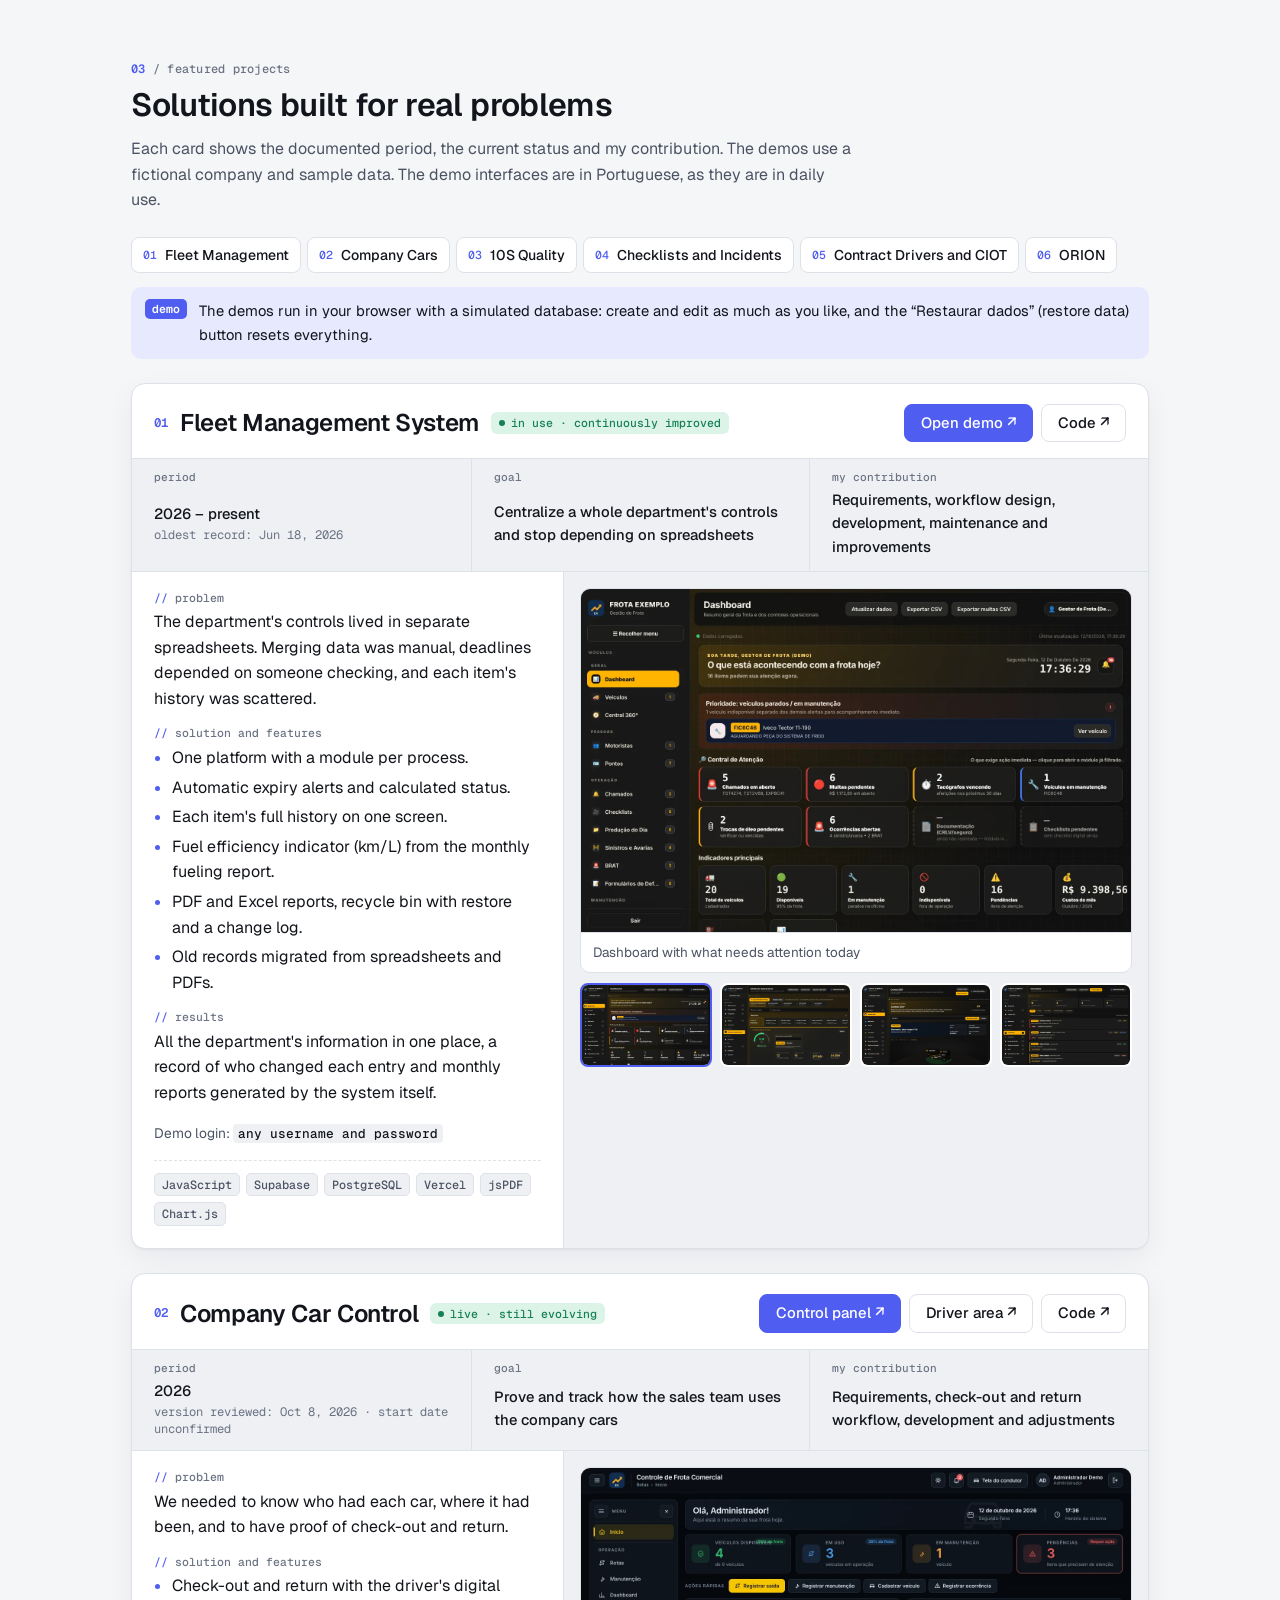
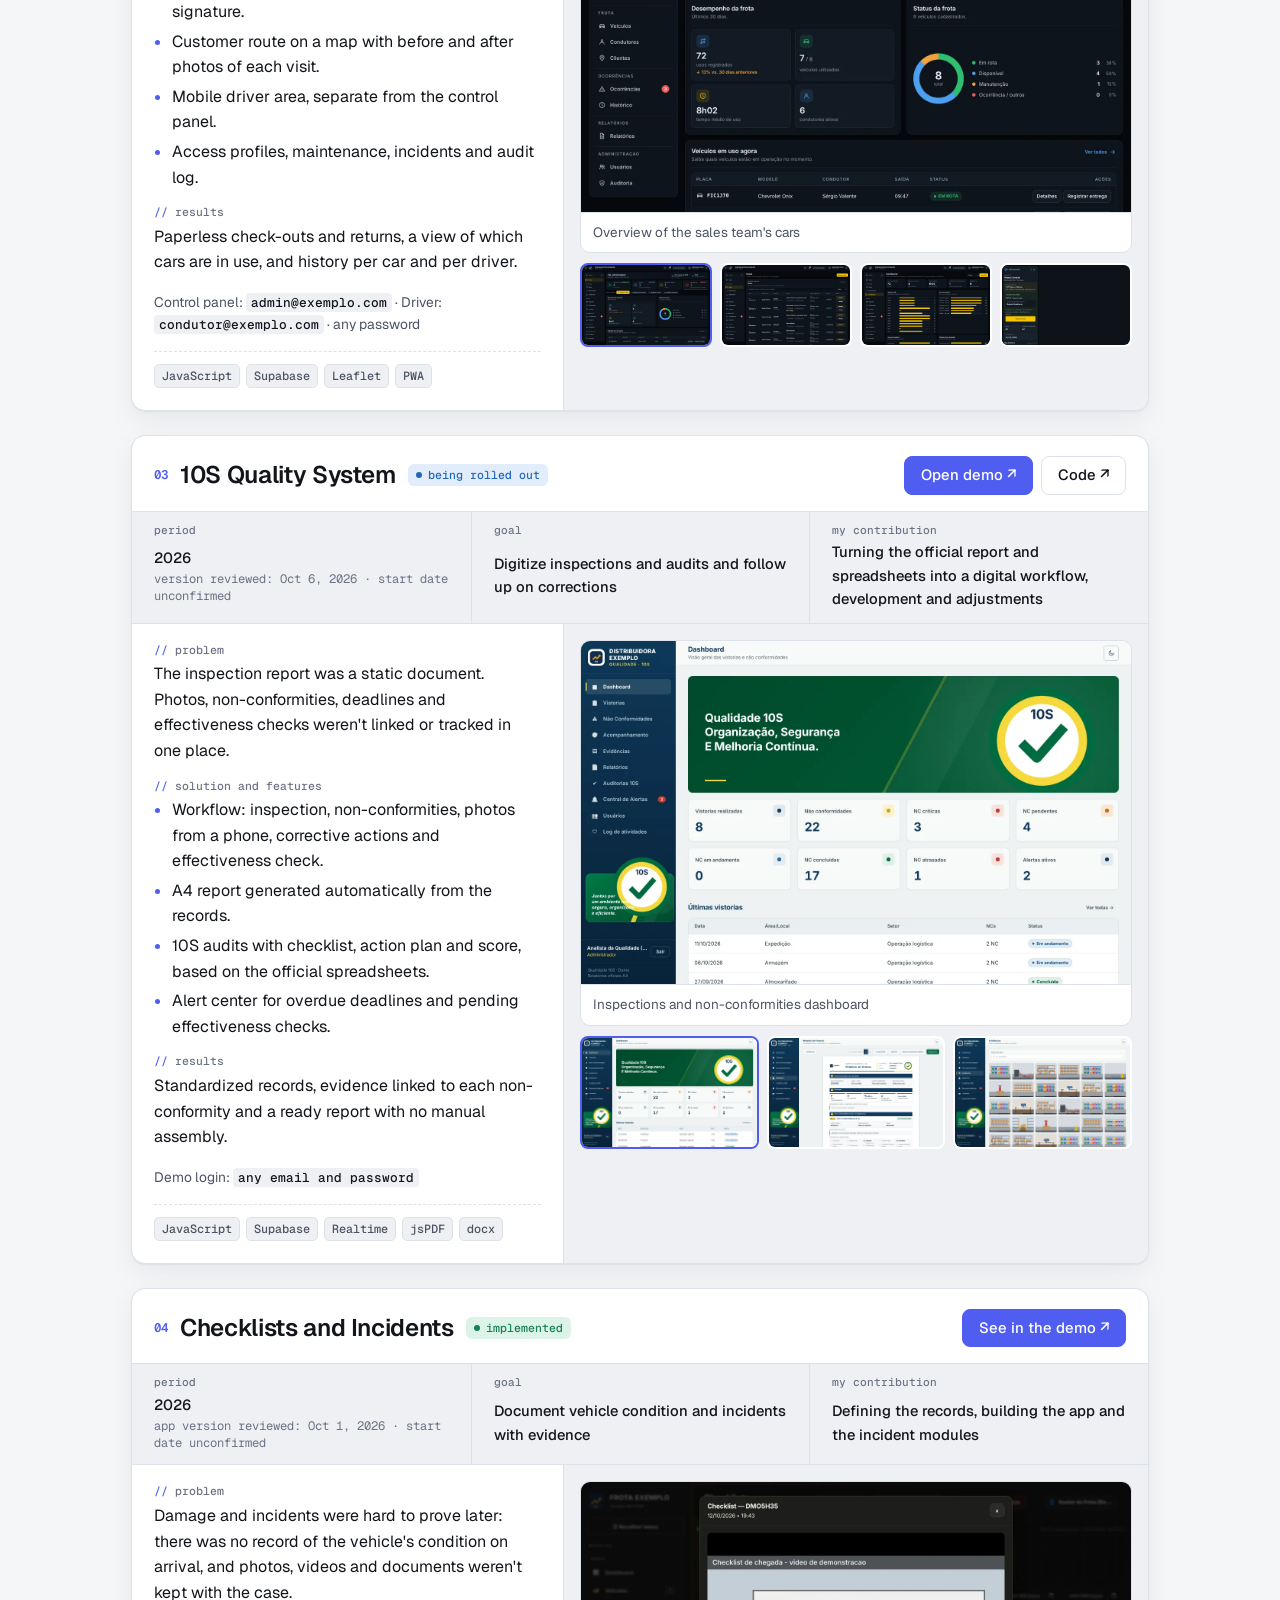
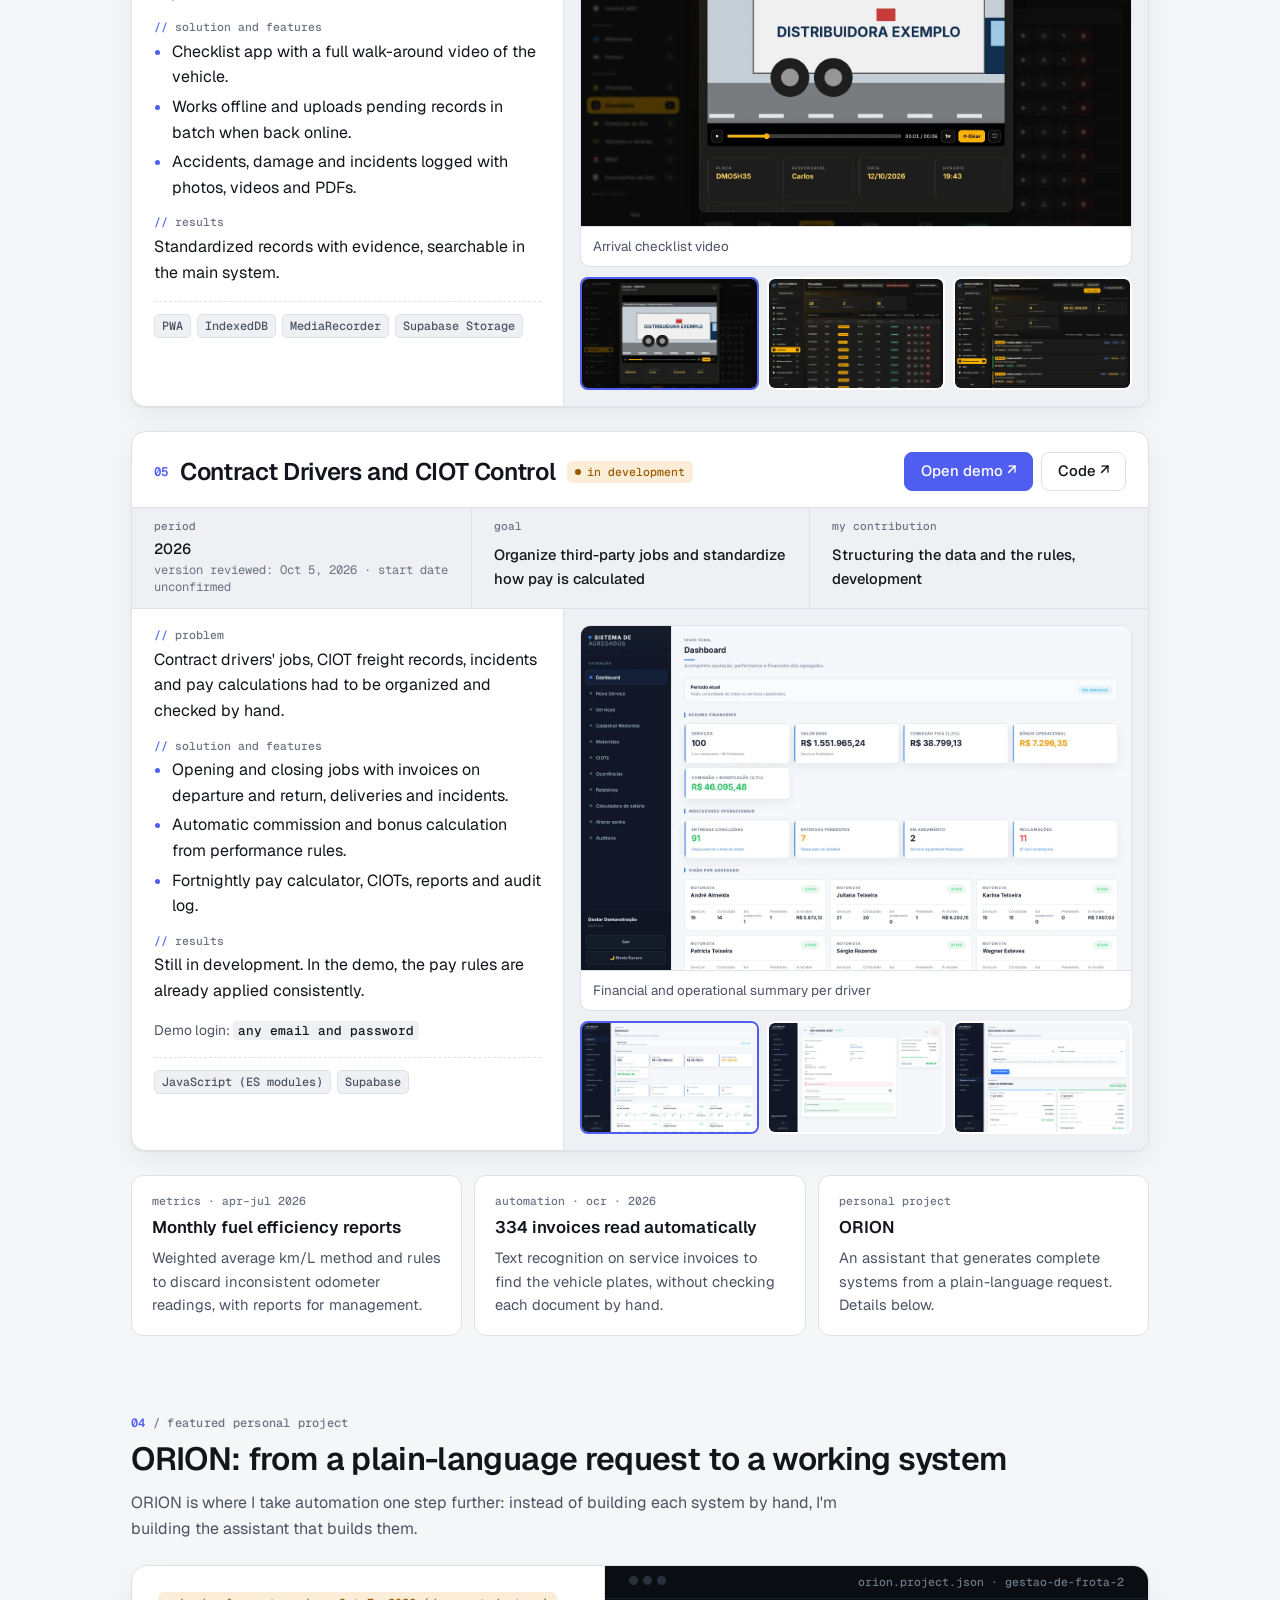
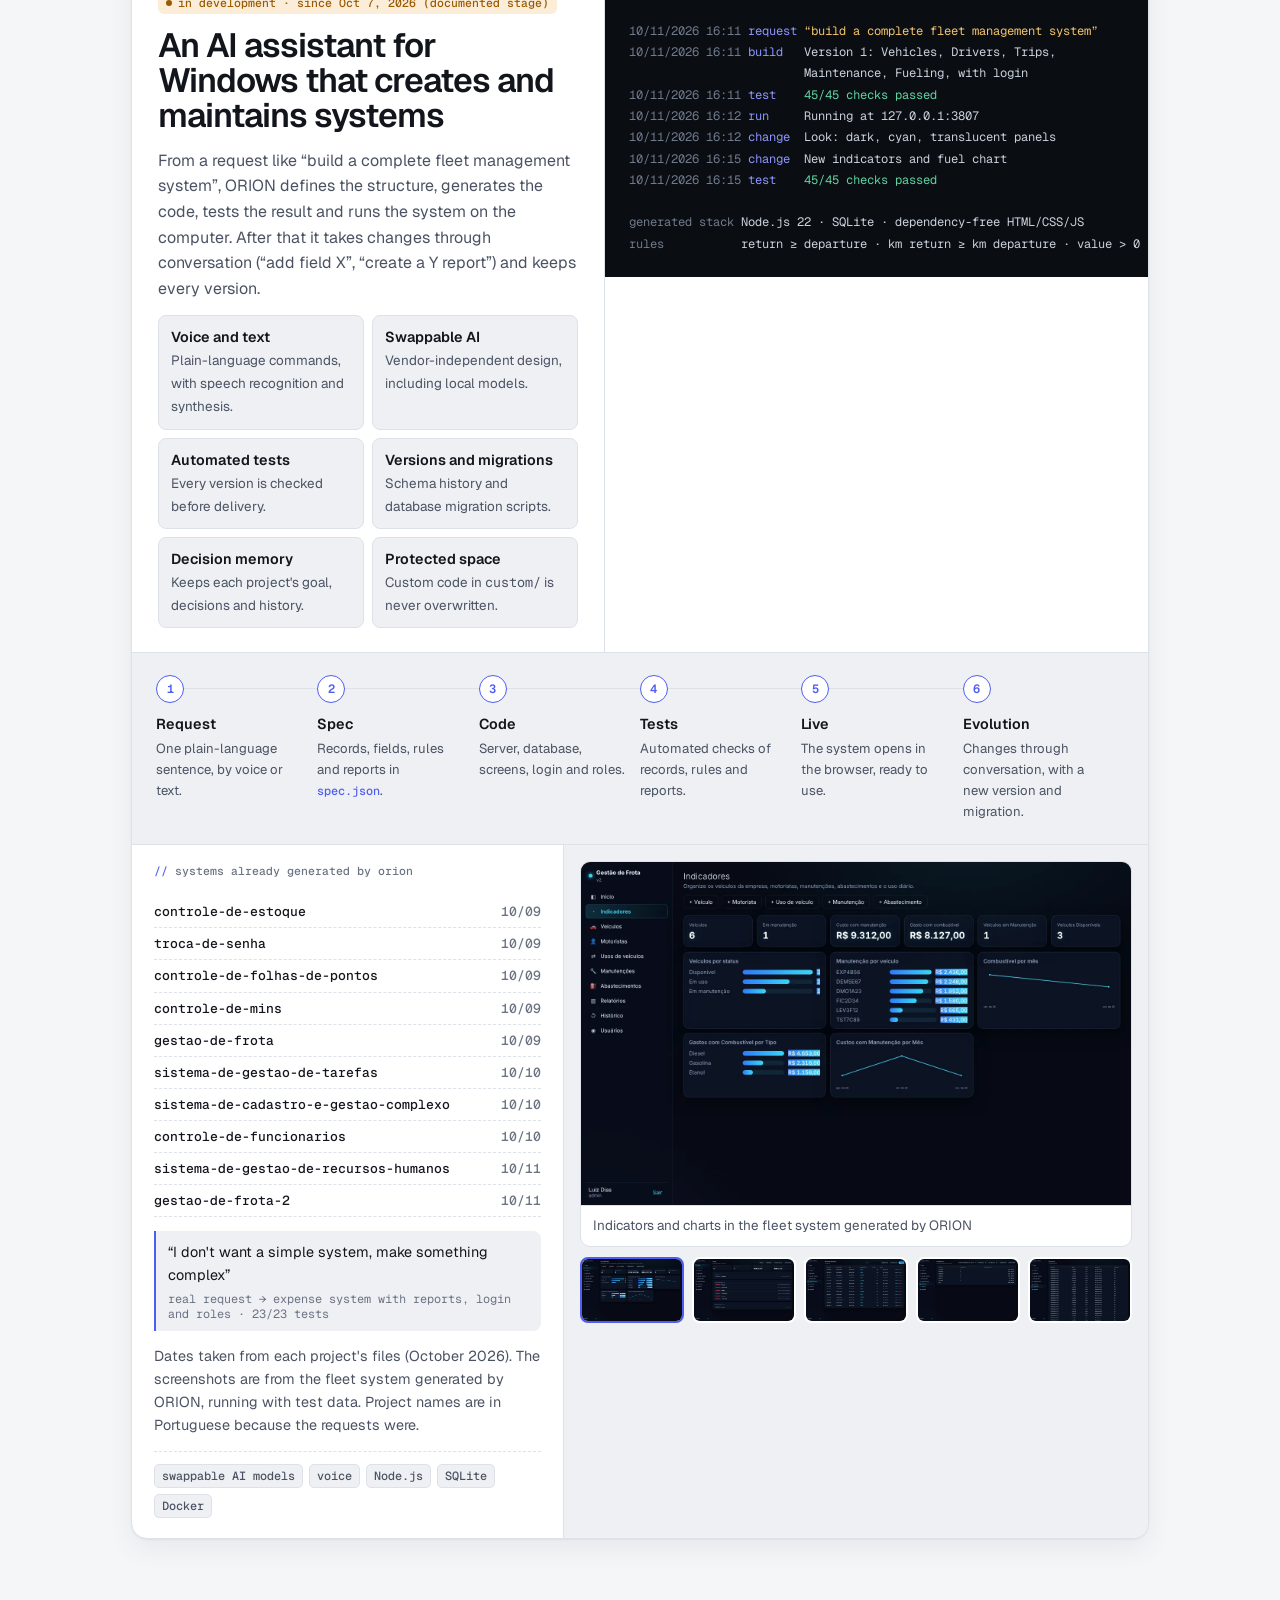
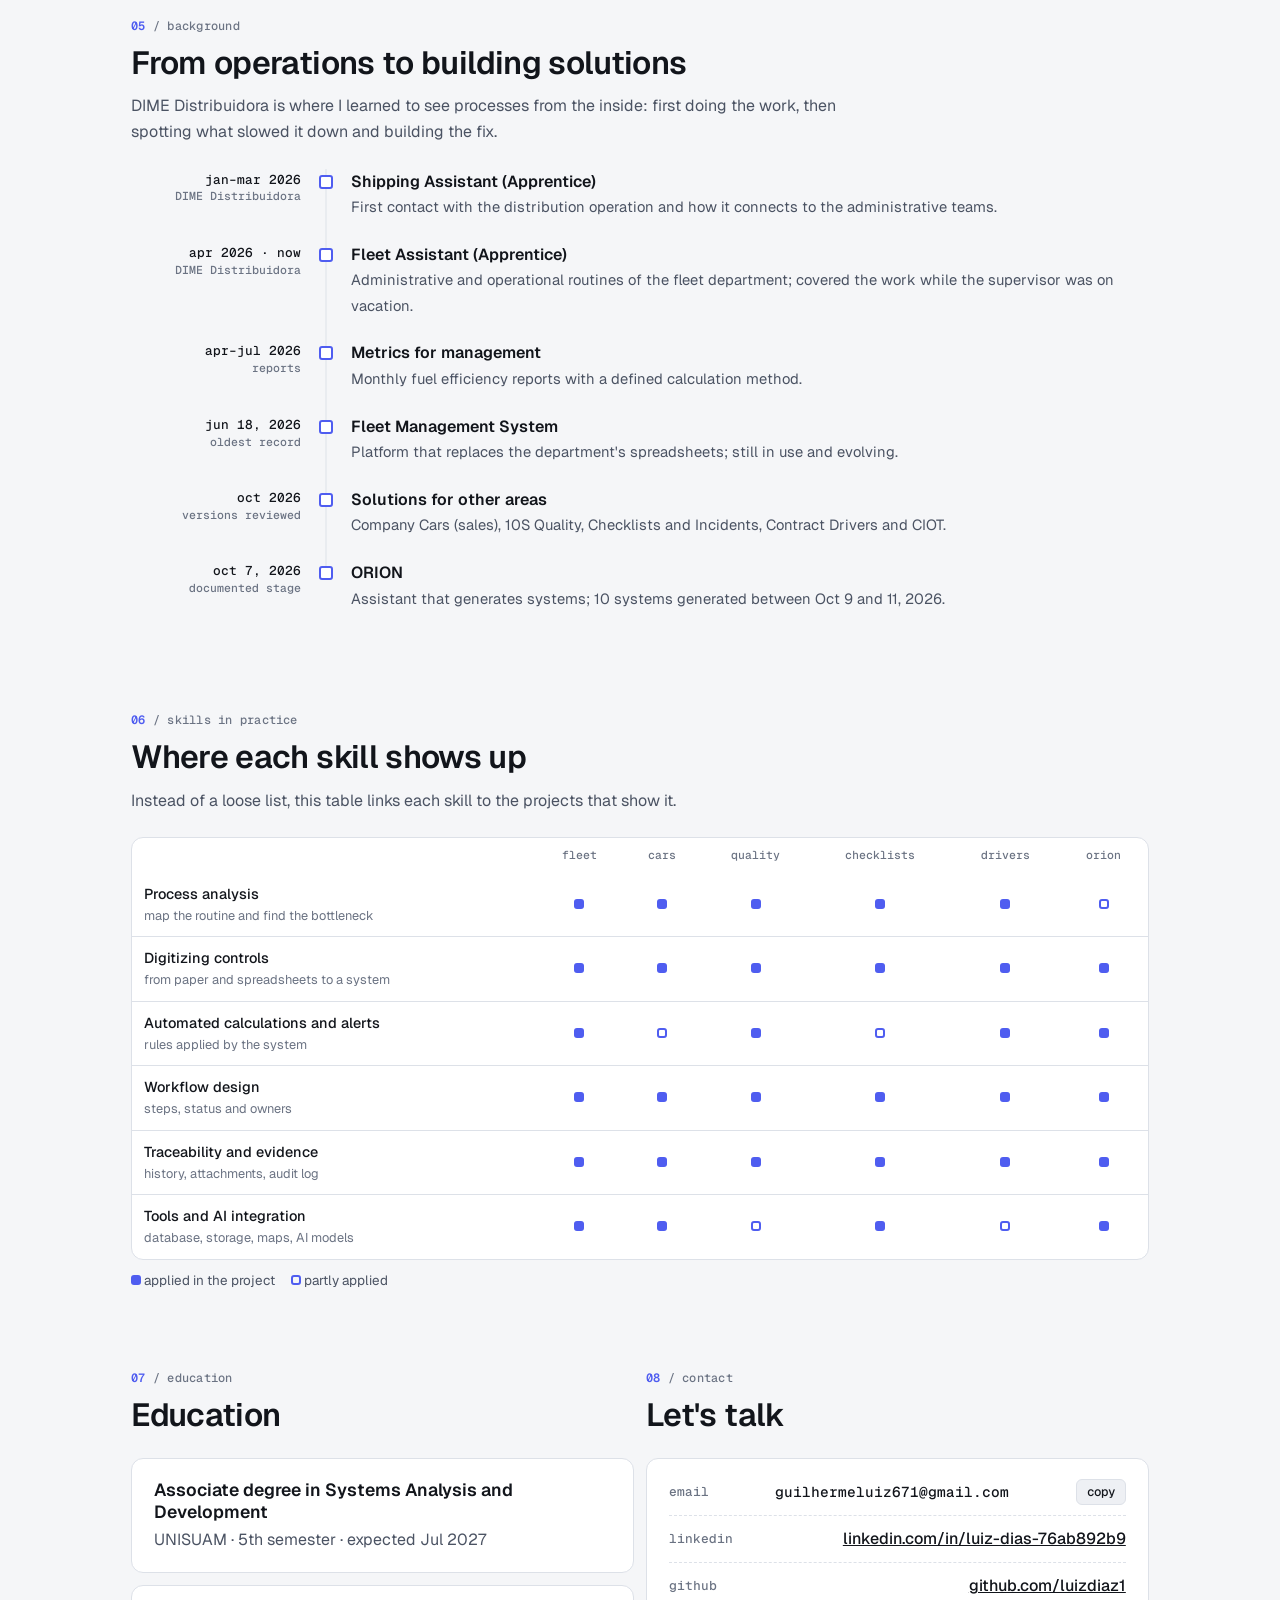
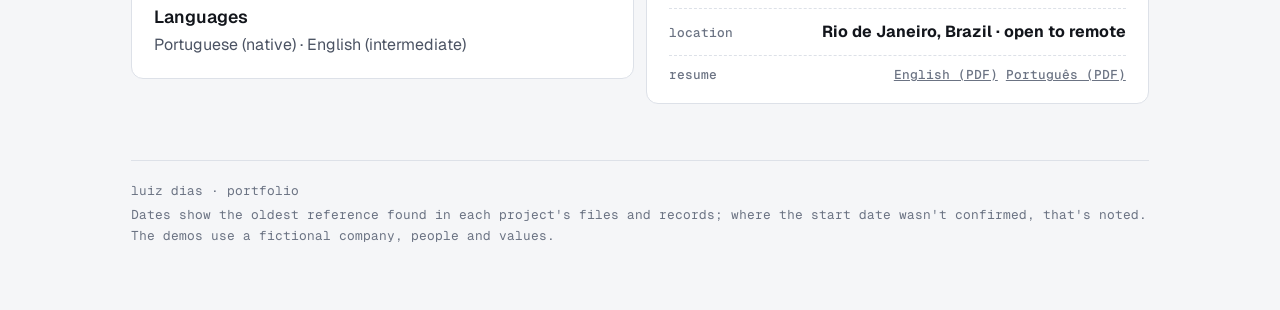
<file: en/index.html>
<!doctype html>
<html lang="en">
<head>
<meta charset="utf-8">
<meta name="viewport" content="width=device-width, initial-scale=1, viewport-fit=cover">
<link rel="icon" href="../img/luiz.webp">
<title>Luiz Dias — Portfolio</title>
<link rel="alternate" hreflang="pt-BR" href="https://portfolio-luizdias.vercel.app/">
<link rel="alternate" hreflang="en" href="https://portfolio-luizdias.vercel.app/en/">
<meta name="description" content="Luiz Dias — process automation, internal tools and process analysis. Portfolio with live demos.">
<link rel="preconnect" href="https://fonts.googleapis.com">
<link rel="preconnect" href="https://fonts.gstatic.com" crossorigin>
<link rel="stylesheet" href="https://fonts.googleapis.com/css2?family=Geist:wght@400;500;600;700&family=Geist+Mono:wght@400;500;600&display=swap">
<style>
/* Layout: uma coluna técnica — apresentação, problemas → soluções, projetos em fichas, ORION em destaque com pipeline e capturas reais, trajetória, matriz de competências, contato */
:root {
  --bg: #f5f6f8;
  --panel: #ffffff;
  --panel-2: #eef0f4;
  --ink: #12151b;
  --ink-2: #4b5363;
  --ink-3: #6b7383;
  --line: #dde1e8;
  --accent: #4f5df0;
  --accent-soft: #e7e9fe;
  --accent-ink: #ffffff;
  --ok: #157f55; --ok-soft: #dcf3e8;
  --info: #2266b8; --info-soft: #e1edfb;
  --warn: #9a5a00; --warn-soft: #fbedd8;
  --mute: #5b6475; --mute-soft: #eceef2;
  --grid: rgba(18, 21, 27, .05);
  --shadow: 0 1px 2px rgba(18,21,27,.05), 0 10px 28px rgba(18,21,27,.06);
  --f-sans: "Geist", "Segoe UI", system-ui, -apple-system, sans-serif;
  --f-mono: "Geist Mono", ui-monospace, "SFMono-Regular", Consolas, monospace;
}
@media (prefers-color-scheme: dark) {
  :root:not([data-theme="light"]) {
    --bg: #0b0e13; --panel: #11151c; --panel-2: #161b24; --ink: #e8ebf1; --ink-2: #aab2c0; --ink-3: #828b9b; --line: #232a35;
    --accent: #8c96ff; --accent-soft: #1d2140; --accent-ink: #0b0e13;
    --ok: #5fd3a0; --ok-soft: #10291f; --info: #7fb4f5; --info-soft: #132538; --warn: #f2b45e; --warn-soft: #34260f; --mute: #9aa3b2; --mute-soft: #1b2029;
    --grid: rgba(255,255,255,.035);
    --shadow: 0 1px 2px rgba(0,0,0,.4), 0 12px 32px rgba(0,0,0,.35);
    color-scheme: dark;
  }
}
:root[data-theme="dark"] {
  --bg: #0b0e13; --panel: #11151c; --panel-2: #161b24; --ink: #e8ebf1; --ink-2: #aab2c0; --ink-3: #828b9b; --line: #232a35;
  --accent: #8c96ff; --accent-soft: #1d2140; --accent-ink: #0b0e13;
  --ok: #5fd3a0; --ok-soft: #10291f; --info: #7fb4f5; --info-soft: #132538; --warn: #f2b45e; --warn-soft: #34260f; --mute: #9aa3b2; --mute-soft: #1b2029;
  --grid: rgba(255,255,255,.035);
  --shadow: 0 1px 2px rgba(0,0,0,.4), 0 12px 32px rgba(0,0,0,.35);
  color-scheme: dark;
}
* { box-sizing: border-box; }
html { overflow-x: clip; }
body { background: var(--bg); color: var(--ink); font: 400 1rem/1.6 var(--f-sans); -webkit-font-smoothing: antialiased; overflow-x: clip; }
.wrap { max-width: 1120px; margin: 0 auto; padding-inline: max(16px, 4vw); padding-block: 0 64px; }
a { color: inherit; }
:focus-visible { outline: 2px solid var(--accent); outline-offset: 2px; border-radius: 4px; }
.mono { font-family: var(--f-mono); }
.label { font: 500 .75rem/1.3 var(--f-mono); letter-spacing: .02em; color: var(--ink-3); }
.label b { color: var(--accent); font-weight: 600; }
h2.sec { font: 600 clamp(1.5rem, 3vw, 2rem)/1.15 var(--f-sans); letter-spacing: -.02em; margin: 8px 0 0; text-wrap: balance; }
section.block { margin-top: 80px; scroll-margin-top: 72px; }
.sec-head { display: grid; gap: 2px; margin-bottom: 24px; }
.sec-head p { margin: 10px 0 0; color: var(--ink-2); max-width: 66ch; }

/* navegação */
.topnav { position: sticky; top: env(safe-area-inset-top, 0px); z-index: 10; background: color-mix(in srgb, var(--bg) 85%, transparent); backdrop-filter: blur(10px); border-bottom: 1px solid var(--line); }
.topnav .wrap { display: flex; align-items: center; justify-content: space-between; gap: 12px; padding-block: 12px; }
.brand { font: 600 .95rem/1 var(--f-mono); text-decoration: none; white-space: nowrap; display: inline-flex; gap: 8px; align-items: center; }
.brand i { width: 8px; height: 8px; border-radius: 2px; background: var(--accent); display: inline-block; }
.topnav nav { display: flex; gap: 2px; overflow-x: auto; scrollbar-width: none; min-width: 0; }
.topnav nav a { text-decoration: none; font-size: .88rem; font-weight: 500; color: var(--ink-2); padding: 6px 10px; border-radius: 6px; white-space: nowrap; }
.topnav nav a:hover { color: var(--ink); background: var(--panel-2); }

/* idioma */
.topnav .right { display: flex; align-items: center; justify-content: flex-end; gap: 10px; min-width: 0; flex: 1 1 auto; }
.lang-switch { display: inline-flex; flex: none; border: 1.5px solid var(--accent); border-radius: 8px; overflow: hidden; font: 600 .8rem/1 var(--f-mono); }
.lang-switch a { text-decoration: none; padding: 7px 10px; color: var(--accent); display: inline-flex; gap: 6px; align-items: center; }
.lang-switch a[aria-current="true"] { background: var(--accent); color: var(--accent-ink); }
.lang-switch a:not([aria-current="true"]):hover { background: var(--accent-soft); }
@media (max-width: 560px) { .lang-switch a { padding: 6px 8px; } .lang-switch .full { display: none; } }
/* apresentação */
.hero-wrap { position: relative; }
.hero-wrap::before { content: ""; position: absolute; top: 0; bottom: 0; left: calc(50% - 50vw); right: calc(50% - 50vw); background-image: linear-gradient(var(--grid) 1px, transparent 1px), linear-gradient(90deg, var(--grid) 1px, transparent 1px); background-size: 32px 32px; mask-image: linear-gradient(to bottom, #000 40%, transparent); -webkit-mask-image: linear-gradient(to bottom, #000 40%, transparent); pointer-events: none; z-index: -1; }
.hero { display: grid; grid-template-columns: minmax(0, 1fr) 280px; gap: 48px; align-items: center; padding-block: 64px 12px; }
.hero h1 { font: 600 clamp(2.5rem, 6vw, 4.2rem)/1 var(--f-sans); letter-spacing: -.035em; margin: 14px 0 14px; }
.role { font: 500 clamp(1.1rem, 2vw, 1.35rem)/1.4 var(--f-sans); margin: 0 0 16px; max-width: 34ch; color: var(--ink); }
.role span { color: var(--accent); }
.lede { max-width: 62ch; color: var(--ink-2); margin: 0; font-size: 1.04rem; }
.cta { display: flex; flex-wrap: wrap; gap: 10px; margin-top: 26px; }
.portrait { margin: 0; position: relative; }
.portrait img { display: block; width: 100%; height: auto; aspect-ratio: 1; object-fit: cover; border-radius: 14px; border: 1px solid var(--line); box-shadow: var(--shadow); }
.portrait figcaption { position: absolute; left: 10px; bottom: 10px; font: 500 .72rem/1 var(--f-mono); background: rgba(11,14,19,.78); color: #e8ebf1; padding: 6px 8px; border-radius: 6px; display: inline-flex; gap: 6px; align-items: center; }
.portrait figcaption i { width: 7px; height: 7px; border-radius: 50%; background: #5fd3a0; display: inline-block; }
.strip { display: grid; grid-template-columns: repeat(4, minmax(0, 1fr)); margin-top: 40px; border: 1px solid var(--line); border-radius: 12px; background: var(--panel); overflow: hidden; }
.strip div { padding: 16px 18px; display: grid; gap: 4px; }
.strip div + div { border-left: 1px solid var(--line); }
.strip b { font: 600 1.55rem/1 var(--f-mono); font-variant-numeric: tabular-nums; }
.strip span { font-size: .86rem; color: var(--ink-2); }

.btn { display: inline-flex; align-items: center; gap: 8px; text-decoration: none; font: 500 .93rem/1 var(--f-sans); padding: 11px 16px; border-radius: 8px; border: 1px solid var(--accent); background: var(--accent); color: var(--accent-ink); cursor: pointer; }
.btn:hover { filter: brightness(1.08); }
.btn.alt { background: var(--panel); color: var(--ink); border-color: var(--line); }
.btn.alt:hover { border-color: var(--ink-3); filter: none; }

/* problemas */
.problems { display: grid; grid-template-columns: repeat(2, minmax(0, 1fr)); gap: 12px; }
.prob { background: var(--panel); border: 1px solid var(--line); border-radius: 12px; padding: 18px 20px; display: grid; gap: 10px; align-content: start; }
.prob .flow { display: flex; flex-wrap: wrap; align-items: baseline; gap: 6px 10px; font-weight: 600; }
.prob .from { color: var(--ink-3); font: 500 .85rem var(--f-mono); }
.prob .arrow { color: var(--accent); font-family: var(--f-mono); }
.prob p { margin: 0; font-size: .94rem; color: var(--ink-2); }
.prob .where { display: flex; flex-wrap: wrap; gap: 6px; }
.prob .where a { font: 500 .76rem/1 var(--f-mono); text-decoration: none; padding: 5px 8px; border-radius: 6px; background: var(--panel-2); border: 1px solid var(--line); color: var(--ink-2); }
.prob .where a:hover { color: var(--ink); border-color: var(--ink-3); }

/* método */
.method { list-style: none; margin: 0; padding: 0; display: grid; grid-template-columns: repeat(4, minmax(0, 1fr)); gap: 0; border: 1px solid var(--line); border-radius: 12px; background: var(--panel); overflow: hidden; counter-reset: s; }
.method li { counter-increment: s; padding: 18px; }
.method li + li { border-left: 1px solid var(--line); }
.method li::before { content: counter(s, decimal-leading-zero); display: block; font: 600 .75rem/1 var(--f-mono); color: var(--accent); margin-bottom: 12px; }
.method b { display: block; font-size: .98rem; font-weight: 600; margin-bottom: 4px; }
.method span { font-size: .9rem; color: var(--ink-2); }

/* projetos */
.index { display: flex; flex-wrap: wrap; gap: 6px; }
.index a { text-decoration: none; display: inline-flex; gap: 8px; align-items: center; padding: 6px 11px; border: 1px solid var(--line); border-radius: 8px; background: var(--panel); font-weight: 500; font-size: .88rem; }
.index a:hover { border-color: var(--ink-3); }
.index span { font: 500 .72rem/1 var(--f-mono); color: var(--accent); }
.note { display: flex; gap: 12px; align-items: flex-start; margin-top: 14px; padding: 12px 14px; border-radius: 10px; background: var(--accent-soft); font-size: .92rem; }
.note b { font: 600 .72rem/1 var(--f-mono); background: var(--accent); color: var(--accent-ink); padding: 4px 7px; border-radius: 5px; flex: none; }
.project { margin-top: 24px; background: var(--panel); border: 1px solid var(--line); border-radius: 14px; box-shadow: var(--shadow); overflow: hidden; scroll-margin-top: 72px; }
.p-head { display: flex; flex-wrap: wrap; gap: 12px 20px; align-items: center; justify-content: space-between; padding: 20px 22px 16px; border-bottom: 1px solid var(--line); }
.p-title { display: flex; flex-wrap: wrap; align-items: center; gap: 8px 12px; min-width: 0; }
.p-num { font: 600 .78rem/1 var(--f-mono); color: var(--accent); }
.p-title h3 { font: 600 clamp(1.2rem, 2.2vw, 1.5rem)/1.15 var(--f-sans); letter-spacing: -.015em; margin: 0; text-wrap: balance; }
.status { font: 500 .72rem/1 var(--f-mono); padding: 5px 8px; border-radius: 6px; white-space: nowrap; display: inline-flex; gap: 6px; align-items: center; }
.status::before { content: ""; width: 6px; height: 6px; border-radius: 50%; background: currentColor; }
.s-ok { background: var(--ok-soft); color: var(--ok); }
.s-info { background: var(--info-soft); color: var(--info); }
.s-warn { background: var(--warn-soft); color: var(--warn); }
.s-mute { background: var(--mute-soft); color: var(--mute); }
.actions { display: flex; flex-wrap: wrap; gap: 8px; align-items: center; }
.ficha { display: grid; grid-template-columns: repeat(3, minmax(0, 1fr)); margin: 0; border-bottom: 1px solid var(--line); background: var(--panel-2); }
.ficha div { padding: 12px 22px; display: grid; gap: 3px; }
.ficha div + div { border-left: 1px solid var(--line); }
.ficha dt { font: 500 .7rem/1.2 var(--f-mono); color: var(--ink-3); text-transform: lowercase; }
.ficha dd { margin: 0; font-size: .92rem; font-weight: 500; }
.ficha dd small { display: block; font: 400 .76rem/1.4 var(--f-mono); color: var(--ink-3); margin-top: 2px; }
.p-body { display: grid; grid-template-columns: minmax(0, 1fr) minmax(0, 1.35fr); }
.story { padding: 20px 22px 22px; display: grid; gap: 16px; align-content: start; border-right: 1px solid var(--line); }
.story h4 { font: 500 .72rem/1 var(--f-mono); color: var(--ink-3); margin: 0 0 6px; text-transform: lowercase; }
.story h4::before { content: "// "; color: var(--accent); }
.story p { margin: 0; max-width: 60ch; }
.story ul { margin: 0; padding-left: 1.1em; display: grid; gap: 4px; }
.story li::marker { color: var(--accent); }
.tools { display: flex; flex-wrap: wrap; gap: 6px; padding-top: 12px; border-top: 1px dashed var(--line); }
.tools span { font: 500 .74rem/1 var(--f-mono); color: var(--ink-2); padding: 5px 7px; border-radius: 5px; background: var(--panel-2); border: 1px solid var(--line); }
.login { font-size: .86rem; color: var(--ink-2); margin: 0; }
.login code { font: 500 .8rem var(--f-mono); color: var(--ink); background: var(--panel-2); padding: 1px 5px; border-radius: 4px; overflow-wrap: anywhere; }
.gallery { padding: 16px; display: grid; gap: 10px; align-content: start; background: var(--panel-2); }
.shot { margin: 0; border-radius: 10px; overflow: hidden; border: 1px solid var(--line); background: var(--panel); }
.shot img { display: block; width: 100%; height: auto; aspect-ratio: 16 / 10; object-fit: cover; object-position: top left; }
.shot figcaption { font-size: .84rem; color: var(--ink-2); padding: 9px 12px; border-top: 1px solid var(--line); }
.thumbs { display: grid; grid-template-columns: repeat(auto-fit, minmax(84px, 1fr)); gap: 8px; }
.thumbs button { padding: 0; border: 2px solid transparent; border-radius: 8px; overflow: hidden; cursor: pointer; background: var(--panel); }
.thumbs button[aria-pressed="true"] { border-color: var(--accent); }
.thumbs img { display: block; width: 100%; aspect-ratio: 16 / 10; object-fit: cover; object-position: top left; }
.thumbs .phone img { object-fit: contain; background: #0e131a; }

/* ORION em destaque */
.orion { margin-top: 24px; border: 1px solid var(--line); border-radius: 16px; overflow: hidden; background: var(--panel); box-shadow: var(--shadow); scroll-margin-top: 72px; }
.orion-top { display: grid; grid-template-columns: minmax(0, 1fr) minmax(0, 1.15fr); gap: 0; }
.orion-intro { padding: 26px 26px 24px; display: grid; gap: 14px; align-content: start; border-right: 1px solid var(--line); }
.orion-intro h3 { margin: 0; font: 600 clamp(1.6rem, 3vw, 2.1rem)/1.05 var(--f-sans); letter-spacing: -.03em; }
.orion-intro p { margin: 0; color: var(--ink-2); max-width: 60ch; }
.caps { list-style: none; margin: 0; padding: 0; display: grid; grid-template-columns: repeat(2, minmax(0, 1fr)); gap: 8px; }
.caps li { padding: 10px 12px; border: 1px solid var(--line); border-radius: 8px; background: var(--panel-2); font-size: .9rem; }
.caps li b { display: block; font-weight: 600; font-size: .9rem; }
.caps li span { color: var(--ink-2); font-size: .84rem; }
.log { margin: 0; padding: 22px 24px; background: #0a0d12; color: #c9d1dc; font: 400 .76rem/1.75 var(--f-mono); overflow-x: auto; }
.log .t { color: #6f7a8b; }
.log .k { color: #8c96ff; }
.log .ok { color: #5fd3a0; }
.log .s { color: #f2c46d; }
.log-head { display: flex; justify-content: space-between; gap: 10px; padding: 10px 24px; background: #0a0d12; border-bottom: 1px solid #1c222c; font: 500 .72rem/1 var(--f-mono); color: #6f7a8b; }
.log-head i { display: inline-flex; gap: 5px; }
.log-head i::before, .log-head i::after, .log-head i span { content: ""; width: 9px; height: 9px; border-radius: 50%; background: #2a313d; display: inline-block; }
.pipeline { padding: 22px 24px; border-top: 1px solid var(--line); background: var(--panel-2); overflow-x: auto; }
.pipeline ol { list-style: none; margin: 0; padding: 0; display: grid; grid-template-columns: repeat(6, minmax(120px, 1fr)); gap: 0; min-width: 760px; counter-reset: p; }
.pipeline li { counter-increment: p; position: relative; padding: 0 14px 0 0; }
.pipeline li::before { content: counter(p); display: grid; place-items: center; width: 26px; height: 26px; border-radius: 50%; border: 1px solid var(--accent); color: var(--accent); font: 600 .75rem/1 var(--f-mono); background: var(--panel); position: relative; z-index: 1; }
.pipeline li::after { content: ""; position: absolute; left: 26px; right: 0; top: 13px; height: 1px; background: var(--line); }
.pipeline li:last-child::after { display: none; }
.pipeline b { display: block; margin-top: 10px; font-size: .9rem; font-weight: 600; }
.pipeline span { display: block; font-size: .82rem; color: var(--ink-2); margin-top: 2px; }
.pipeline code { font: 500 .74rem var(--f-mono); color: var(--accent); }
.orion-body { display: grid; grid-template-columns: minmax(0, 1fr) minmax(0, 1.35fr); border-top: 1px solid var(--line); }
.built { padding: 20px 22px; display: grid; gap: 14px; align-content: start; border-right: 1px solid var(--line); }
.built ul { list-style: none; margin: 0; padding: 0; display: grid; gap: 0; }
.built li { display: flex; justify-content: space-between; gap: 10px; padding: 7px 0; border-bottom: 1px dashed var(--line); font: 500 .82rem/1.3 var(--f-mono); }
.built li span { color: var(--ink-3); white-space: nowrap; }
.built p { margin: 0; font-size: .9rem; color: var(--ink-2); }
.built blockquote { margin: 0; padding: 10px 12px; border-left: 2px solid var(--accent); background: var(--panel-2); border-radius: 0 8px 8px 0; font-size: .9rem; }
.built blockquote small { display: block; color: var(--ink-3); font: 400 .74rem var(--f-mono); margin-top: 4px; }

.minis { display: grid; grid-template-columns: repeat(3, minmax(0, 1fr)); gap: 12px; margin-top: 24px; }
.mini { background: var(--panel); border: 1px solid var(--line); border-radius: 12px; padding: 18px 20px; display: grid; gap: 8px; align-content: start; scroll-margin-top: 72px; }
.mini .k { font: 500 .72rem/1.3 var(--f-mono); color: var(--ink-3); }
.mini h4 { margin: 0; font: 600 1.05rem/1.25 var(--f-sans); }
.mini p { margin: 0; font-size: .92rem; color: var(--ink-2); }

/* trajetória */
.timeline { list-style: none; margin: 0; padding: 0; display: grid; }
.timeline li { display: grid; grid-template-columns: 170px 22px minmax(0, 1fr); gap: 0 14px; }
.t-date { font: 500 .8rem/1.4 var(--f-mono); text-align: right; padding-top: 2px; }
.t-date small { display: block; color: var(--ink-3); font-size: .72rem; }
.t-dot { position: relative; }
.t-dot::before { content: ""; position: absolute; left: 50%; top: 0; bottom: 0; width: 1px; transform: translateX(-50%); background: var(--line); }
.t-dot::after { content: ""; position: absolute; left: 50%; top: 6px; width: 10px; height: 10px; transform: translateX(-50%); border-radius: 3px; background: var(--panel); border: 2px solid var(--accent); }
.timeline li:last-child .t-dot::before { bottom: auto; height: 12px; }
.t-body { padding-bottom: 22px; }
.t-body b { display: block; font-weight: 600; }
.t-body span { color: var(--ink-2); font-size: .92rem; }

/* matriz */
.matrix-wrap { overflow-x: auto; border: 1px solid var(--line); border-radius: 12px; background: var(--panel); }
table.matrix { border-collapse: collapse; width: 100%; min-width: 760px; font-size: .9rem; }
.matrix th, .matrix td { padding: 10px 12px; border-bottom: 1px solid var(--line); text-align: center; }
.matrix thead th { font: 500 .72rem/1.25 var(--f-mono); color: var(--ink-3); vertical-align: bottom; }
.matrix tbody th { text-align: left; font-weight: 500; }
.matrix tbody th small { display: block; font-weight: 400; color: var(--ink-3); font-size: .8rem; }
.matrix tr:last-child th, .matrix tr:last-child td { border-bottom: 0; }
.dot { display: inline-block; width: 10px; height: 10px; border-radius: 3px; background: var(--accent); }
.dot.half { background: transparent; border: 2px solid var(--accent); }
.legend { display: flex; gap: 16px; font-size: .84rem; color: var(--ink-2); margin-top: 10px; flex-wrap: wrap; align-items: center; }

/* formação e contato */
.two { display: grid; grid-template-columns: minmax(0, 1fr) minmax(0, 1fr); gap: 12px; }
.card { background: var(--panel); border: 1px solid var(--line); border-radius: 12px; padding: 20px 22px; }
.card h3 { margin: 0 0 4px; font: 600 1.1rem/1.25 var(--f-sans); }
.card p { margin: 0; color: var(--ink-2); }
.contact { display: grid; gap: 10px; }
.contact div { display: flex; flex-wrap: wrap; align-items: center; justify-content: space-between; gap: 8px; padding-bottom: 10px; border-bottom: 1px dashed var(--line); }
.contact div:last-child { border-bottom: 0; padding-bottom: 0; }
.contact span { color: var(--ink-3); font: 500 .8rem var(--f-mono); }
.contact a, .contact code { font-weight: 500; overflow-wrap: anywhere; }
.contact code { font: 500 .9rem var(--f-mono); }
.copy { font: 500 .78rem/1 var(--f-mono); padding: 6px 10px; border-radius: 6px; border: 1px solid var(--line); background: var(--panel-2); color: var(--ink); cursor: pointer; }
.foot { margin-top: 56px; padding-top: 20px; border-top: 1px solid var(--line); color: var(--ink-3); font: 400 .8rem/1.6 var(--f-mono); display: grid; gap: 4px; }

@media (max-width: 900px) {
  .hero { grid-template-columns: minmax(0, 1fr); padding-block: 36px 0; gap: 28px; }
  .portrait { max-width: 220px; order: -1; }
  .strip { grid-template-columns: repeat(2, minmax(0, 1fr)); }
  .strip div:nth-child(3) { border-left: 0; }
  .strip div:nth-child(n+3) { border-top: 1px solid var(--line); }
  .two, .problems, .minis, .orion-top, .orion-body, .p-body { grid-template-columns: minmax(0, 1fr); }
  .method { grid-template-columns: repeat(2, minmax(0, 1fr)); }
  .method li:nth-child(3) { border-left: 0; }
  .method li:nth-child(n+3) { border-top: 1px solid var(--line); }
  .story, .orion-intro, .built { border-right: 0; border-bottom: 1px solid var(--line); }
  .ficha { grid-template-columns: minmax(0, 1fr); }
  .ficha div + div { border-left: 0; border-top: 1px solid var(--line); }
  .caps { grid-template-columns: minmax(0, 1fr); }
  .timeline li { grid-template-columns: 96px 18px minmax(0, 1fr); gap: 0 10px; }
}
@media (max-width: 560px) {
  .method { grid-template-columns: minmax(0, 1fr); }
  .method li + li { border-left: 0; border-top: 1px solid var(--line); }
  .topnav nav a { padding: 6px 7px; font-size: .82rem; }
}
</style>
<style>body{margin:0}img{max-width:100%}[hidden]{display:none!important}html{scroll-behavior:smooth}</style>
</head>
<body>

<header class="topnav">
  <div class="wrap">
    <a class="brand" href="#inicio"><i></i>luiz.dias</a>
    <div class="right">
    <nav aria-label="Sections">
      <a href="#problemas">What I solve</a>
      <a href="#projetos">Projects</a>
      <a href="#orion">ORION</a>
      <a href="#trajetoria">Background</a>
      <a href="#competencias">Skills</a>
      <a href="#contato">Contact</a>
    </nav>
    <div class="lang-switch" role="group" aria-label="Language / Idioma">
      <a href="../" lang="pt-BR" hreflang="pt-BR" title="Versão em português">PT<span class="full"> · Português</span></a>
      <a href="./" aria-current="true" lang="en" hreflang="en">EN</a>
    </div>
    </div>
  </div>
</header>

<main class="wrap" id="inicio">
  <div class="hero-wrap">
    <section class="hero">
      <div>
        <div class="label"><b>&gt;</b> problem solving · process automation · internal tools</div>
        <h1>Luiz Dias</h1>
        <p class="role">I turn manual processes into <span>organized digital workflows</span>.</p>
        <p class="lede">I've been working as an apprentice at DIME Distribuidora, a distribution company in Rio de Janeiro, since January 2026. In the fleet department every control lived in a separate spreadsheet, so I started building systems to fix that. There are five now, used across four areas of the company. I'm also building ORION, an assistant that creates systems from plain-language requests. I study Systems Analysis and Development at UNISUAM (5th semester).</p>
        <div class="cta">
          <a class="btn" href="#projetos">See projects</a>
          <a class="btn alt" href="../cv/Resume_Luiz_Dias.pdf" target="_blank" rel="noopener">Resume (PDF) ↓</a>
          <a class="btn alt" href="https://www.linkedin.com/in/luiz-dias-76ab892b9" target="_blank" rel="noopener">LinkedIn ↗</a>
          <a class="btn alt" href="https://github.com/luizdiaz1" target="_blank" rel="noopener">GitHub ↗</a>
        </div>
      </div>
      <figure class="portrait">
        <img src="../img/luiz.webp" alt="Photo of Luiz Dias" width="640" height="640">
        <figcaption><i></i>Rio de Janeiro, Brazil</figcaption>
      </figure>
    </section>
    <div class="strip" aria-label="Summary">
      <div><b>5</b><span>internal systems built</span></div>
      <div><b>4</b><span>areas: fleet, sales, quality and third-party transport</span></div>
      <div><b>10</b><span>systems generated by ORION during testing</span></div>
      <div><b>334</b><span>invoices read automatically (OCR)</span></div>
    </div>
  </div>

  <section class="block" id="problemas">
    <div class="sec-head">
      <div class="label"><b>01</b> / what I solve</div>
      <h2 class="sec">Problems every company has, and how I solved each one</h2>
      <p>These problems showed up in a distribution company's operation, but they exist in any industry. Each one links to the project where I dealt with it.</p>
    </div>
    <div class="problems">
      <article class="prob">
        <div class="flow"><span class="from">data scattered across spreadsheets</span><span class="arrow">→</span><span>Centralized data</span></div>
        <p>One database per process, with history, attachments and per-record lookup, instead of separate files merged by hand.</p>
        <div class="where"><a href="#frota">fleet management</a><a href="#passeio">company cars</a></div>
      </article>
      <article class="prob">
        <div class="flow"><span class="from">manual calculations and checks</span><span class="arrow">→</span><span>Automated rules</span></div>
        <p>Commissions, fuel efficiency and document reading handled by the system with defined rules, cutting repetitive work.</p>
        <div class="where"><a href="#agregados">contract drivers</a><a href="#outras">fuel reports</a><a href="#outras">invoice ocr</a></div>
      </article>
      <article class="prob">
        <div class="flow"><span class="from">records with no proof</span><span class="arrow">→</span><span>Digital evidence</span></div>
        <p>Digital signature, photos, video and a change log attached to each record: what happened, when and by whom.</p>
        <div class="where"><a href="#passeio">company cars</a><a href="#checklists">checklists</a><a href="#qualidade">10s quality</a></div>
      </article>
      <article class="prob">
        <div class="flow"><span class="from">new systems take too long</span><span class="arrow">→</span><span>Assisted generation</span></div>
        <p>A plain-language request becomes a spec, code, tests and a running system, ready to be adjusted through conversation.</p>
        <div class="where"><a href="#orion">orion</a></div>
      </article>
    </div>
  </section>

  <section class="block" aria-labelledby="como">
    <div class="sec-head"><div class="label"><b>02</b> / how I work</div><h2 class="sec" id="como">From the problem I see to an improvement in use</h2></div>
    <ol class="method">
      <li><b>Watch the routine</b><span>See how the work is really done and where it gets stuck.</span></li>
      <li><b>Find the bottleneck</b><span>Manual tasks, rework, scattered data, deadlines nobody tracks.</span></li>
      <li><b>Build the solution</b><span>Define the workflow and build the system, using digital tools and AI to move faster.</span></li>
      <li><b>Adjust with the users</b><span>Put it into operation, listen to the people using it and keep improving.</span></li>
    </ol>
  </section>

  <section class="block" id="projetos">
    <div class="sec-head">
      <div class="label"><b>03</b> / featured projects</div>
      <h2 class="sec">Solutions built for real problems</h2>
      <p>Each card shows the documented period, the current status and my contribution. The demos use a fictional company and sample data. The demo interfaces are in Portuguese, as they are in daily use.</p>
    </div>
    <nav class="index" aria-label="Projects">
      <a href="#frota"><span>01</span>Fleet Management</a>
      <a href="#passeio"><span>02</span>Company Cars</a>
      <a href="#qualidade"><span>03</span>10S Quality</a>
      <a href="#checklists"><span>04</span>Checklists and Incidents</a>
      <a href="#agregados"><span>05</span>Contract Drivers and CIOT</a>
      <a href="#orion"><span>06</span>ORION</a>
    </nav>
    <div class="note" role="note"><b>demo</b><span>The demos run in your browser with a simulated database: create and edit as much as you like, and the “Restaurar dados” (restore data) button resets everything.</span></div>

    <article class="project" id="frota">
      <div class="p-head">
        <div class="p-title"><span class="p-num">01</span><h3>Fleet Management System</h3><span class="status s-ok">in use · continuously improved</span></div>
        <div class="actions"><a class="btn" href="../frota/" target="_blank" rel="noopener">Open demo ↗</a><a class="btn alt" href="https://github.com/luizdiaz1/gestao-de-frota" target="_blank" rel="noopener">Code ↗</a></div>
      </div>
      <dl class="ficha">
        <div><dt>period</dt><dd>2026 – present<small>oldest record: Jun 18, 2026</small></dd></div>
        <div><dt>goal</dt><dd>Centralize a whole department's controls and stop depending on spreadsheets</dd></div>
        <div><dt>my contribution</dt><dd>Requirements, workflow design, development, maintenance and improvements</dd></div>
      </dl>
      <div class="p-body">
        <div class="story">
          <div><h4>problem</h4><p>The department's controls lived in separate spreadsheets. Merging data was manual, deadlines depended on someone checking, and each item's history was scattered.</p></div>
          <div><h4>solution and features</h4>
            <ul>
              <li>One platform with a module per process.</li>
              <li>Automatic expiry alerts and calculated status.</li>
              <li>Each item's full history on one screen.</li>
              <li>Fuel efficiency indicator (km/L) from the monthly fueling report.</li>
              <li>PDF and Excel reports, recycle bin with restore and a change log.</li>
              <li>Old records migrated from spreadsheets and PDFs.</li>
            </ul>
          </div>
          <div><h4>results</h4><p>All the department's information in one place, a record of who changed each entry and monthly reports generated by the system itself.</p></div>
          <p class="login">Demo login: <code>any username and password</code></p>
          <div class="tools"><span>JavaScript</span><span>Supabase</span><span>PostgreSQL</span><span>Vercel</span><span>jsPDF</span><span>Chart.js</span></div>
        </div>
        <div class="gallery" data-gallery>
          <figure class="shot"><img src="../img/frota-1.webp" alt="Dashboard with alerts" width="1440" height="900" loading="lazy"><figcaption>Dashboard with what needs attention today</figcaption></figure>
          <div class="thumbs">
            <button type="button" aria-pressed="true" data-src="../img/frota-1.webp" data-cap="Dashboard with what needs attention today"><img src="../img/frota-1.webp" alt="Dashboard" loading="lazy"></button>
            <button type="button" aria-pressed="false" data-src="../img/frota-2.webp" data-cap="Fuel efficiency (km/L) against the target"><img src="../img/frota-2.webp" alt="Efficiency" loading="lazy"></button>
            <button type="button" aria-pressed="false" data-src="../img/frota-3.webp" data-cap="An item's full history on one screen"><img src="../img/frota-3.webp" alt="History" loading="lazy"></button>
            <button type="button" aria-pressed="false" data-src="../img/frota-4.webp" data-cap="Tickets received by the system"><img src="../img/frota-4.webp" alt="Tickets" loading="lazy"></button>
          </div>
        </div>
      </div>
    </article>

    <article class="project" id="passeio">
      <div class="p-head">
        <div class="p-title"><span class="p-num">02</span><h3>Company Car Control</h3><span class="status s-ok">live · still evolving</span></div>
        <div class="actions">
          <a class="btn" href="../promotor/" target="_blank" rel="noopener">Control panel ↗</a>
          <a class="btn alt" href="../promotor/#/condutor" target="_blank" rel="noopener">Driver area ↗</a>
          <a class="btn alt" href="https://github.com/luizdiaz1/controle-veiculos-passeio" target="_blank" rel="noopener">Code ↗</a>
        </div>
      </div>
      <dl class="ficha">
        <div><dt>period</dt><dd>2026<small>version reviewed: Oct 8, 2026 · start date unconfirmed</small></dd></div>
        <div><dt>goal</dt><dd>Prove and track how the sales team uses the company cars</dd></div>
        <div><dt>my contribution</dt><dd>Requirements, check-out and return workflow, development and adjustments</dd></div>
      </dl>
      <div class="p-body">
        <div class="story">
          <div><h4>problem</h4><p>We needed to know who had each car, where it had been, and to have proof of check-out and return.</p></div>
          <div><h4>solution and features</h4>
            <ul>
              <li>Check-out and return with the driver's digital signature.</li>
              <li>Customer route on a map with before and after photos of each visit.</li>
              <li>Mobile driver area, separate from the control panel.</li>
              <li>Access profiles, maintenance, incidents and audit log.</li>
            </ul>
          </div>
          <div><h4>results</h4><p>Paperless check-outs and returns, a view of which cars are in use, and history per car and per driver.</p></div>
          <p class="login">Control panel: <code>admin@exemplo.com</code> · Driver: <code>condutor@exemplo.com</code> · any password</p>
          <div class="tools"><span>JavaScript</span><span>Supabase</span><span>Leaflet</span><span>PWA</span></div>
        </div>
        <div class="gallery" data-gallery>
          <figure class="shot"><img src="../img/promotor-1.webp" alt="Sales fleet overview" width="1440" height="900" loading="lazy"><figcaption>Overview of the sales team's cars</figcaption></figure>
          <div class="thumbs">
            <button type="button" aria-pressed="true" data-src="../img/promotor-1.webp" data-cap="Overview of the sales team's cars"><img src="../img/promotor-1.webp" alt="Overview" loading="lazy"></button>
            <button type="button" aria-pressed="false" data-src="../img/promotor-2.webp" data-cap="Routes: check-out, customers visited and return"><img src="../img/promotor-2.webp" alt="Routes" loading="lazy"></button>
            <button type="button" aria-pressed="false" data-src="../img/promotor-3.webp" data-cap="Use per day and per vehicle"><img src="../img/promotor-3.webp" alt="Dashboard" loading="lazy"></button>
            <button type="button" aria-pressed="false" class="phone" data-src="../img/promotor-mobile.webp" data-cap="Driver area on a phone" data-phone="1"><img src="../img/promotor-mobile.webp" alt="Phone" loading="lazy"></button>
          </div>
        </div>
      </div>
    </article>

    <article class="project" id="qualidade">
      <div class="p-head">
        <div class="p-title"><span class="p-num">03</span><h3>10S Quality System</h3><span class="status s-info">being rolled out</span></div>
        <div class="actions"><a class="btn" href="../qualidade/" target="_blank" rel="noopener">Open demo ↗</a><a class="btn alt" href="https://github.com/luizdiaz1/qualidade-10s" target="_blank" rel="noopener">Code ↗</a></div>
      </div>
      <dl class="ficha">
        <div><dt>period</dt><dd>2026<small>version reviewed: Oct 6, 2026 · start date unconfirmed</small></dd></div>
        <div><dt>goal</dt><dd>Digitize inspections and audits and follow up on corrections</dd></div>
        <div><dt>my contribution</dt><dd>Turning the official report and spreadsheets into a digital workflow, development and adjustments</dd></div>
      </dl>
      <div class="p-body">
        <div class="story">
          <div><h4>problem</h4><p>The inspection report was a static document. Photos, non-conformities, deadlines and effectiveness checks weren't linked or tracked in one place.</p></div>
          <div><h4>solution and features</h4>
            <ul>
              <li>Workflow: inspection, non-conformities, photos from a phone, corrective actions and effectiveness check.</li>
              <li>A4 report generated automatically from the records.</li>
              <li>10S audits with checklist, action plan and score, based on the official spreadsheets.</li>
              <li>Alert center for overdue deadlines and pending effectiveness checks.</li>
            </ul>
          </div>
          <div><h4>results</h4><p>Standardized records, evidence linked to each non-conformity and a ready report with no manual assembly.</p></div>
          <p class="login">Demo login: <code>any email and password</code></p>
          <div class="tools"><span>JavaScript</span><span>Supabase</span><span>Realtime</span><span>jsPDF</span><span>docx</span></div>
        </div>
        <div class="gallery" data-gallery>
          <figure class="shot"><img src="../img/qualidade-1.webp" alt="Quality dashboard" width="1440" height="900" loading="lazy"><figcaption>Inspections and non-conformities dashboard</figcaption></figure>
          <div class="thumbs">
            <button type="button" aria-pressed="true" data-src="../img/qualidade-1.webp" data-cap="Inspections and non-conformities dashboard"><img src="../img/qualidade-1.webp" alt="Dashboard" loading="lazy"></button>
            <button type="button" aria-pressed="false" data-src="../img/qualidade-2.webp" data-cap="Inspection report generated by the system"><img src="../img/qualidade-2.webp" alt="Report" loading="lazy"></button>
            <button type="button" aria-pressed="false" data-src="../img/qualidade-3.webp" data-cap="Photo evidence gallery"><img src="../img/qualidade-3.webp" alt="Evidence" loading="lazy"></button>
          </div>
        </div>
      </div>
    </article>

    <article class="project" id="checklists">
      <div class="p-head">
        <div class="p-title"><span class="p-num">04</span><h3>Checklists and Incidents</h3><span class="status s-ok">implemented</span></div>
        <div class="actions"><a class="btn" href="../frota/" target="_blank" rel="noopener">See in the demo ↗</a></div>
      </div>
      <dl class="ficha">
        <div><dt>period</dt><dd>2026<small>app version reviewed: Oct 1, 2026 · start date unconfirmed</small></dd></div>
        <div><dt>goal</dt><dd>Document vehicle condition and incidents with evidence</dd></div>
        <div><dt>my contribution</dt><dd>Defining the records, building the app and the incident modules</dd></div>
      </dl>
      <div class="p-body">
        <div class="story">
          <div><h4>problem</h4><p>Damage and incidents were hard to prove later: there was no record of the vehicle's condition on arrival, and photos, videos and documents weren't kept with the case.</p></div>
          <div><h4>solution and features</h4>
            <ul>
              <li>Checklist app with a full walk-around video of the vehicle.</li>
              <li>Works offline and uploads pending records in batch when back online.</li>
              <li>Accidents, damage and incidents logged with photos, videos and PDFs.</li>
            </ul>
          </div>
          <div><h4>results</h4><p>Standardized records with evidence, searchable in the main system.</p></div>
          <div class="tools"><span>PWA</span><span>IndexedDB</span><span>MediaRecorder</span><span>Supabase Storage</span></div>
        </div>
        <div class="gallery" data-gallery>
          <figure class="shot"><img src="../img/checklist-2.webp" alt="Checklist video" width="1440" height="900" loading="lazy"><figcaption>Arrival checklist video</figcaption></figure>
          <div class="thumbs">
            <button type="button" aria-pressed="true" data-src="../img/checklist-2.webp" data-cap="Arrival checklist video"><img src="../img/checklist-2.webp" alt="Video" loading="lazy"></button>
            <button type="button" aria-pressed="false" data-src="../img/checklist-1.webp" data-cap="Checklists received by plate and driver"><img src="../img/checklist-1.webp" alt="List" loading="lazy"></button>
            <button type="button" aria-pressed="false" data-src="../img/checklist-3.webp" data-cap="Accidents and damage with attached files"><img src="../img/checklist-3.webp" alt="Accidents" loading="lazy"></button>
          </div>
        </div>
      </div>
    </article>

    <article class="project" id="agregados">
      <div class="p-head">
        <div class="p-title"><span class="p-num">05</span><h3>Contract Drivers and CIOT Control</h3><span class="status s-warn">in development</span></div>
        <div class="actions"><a class="btn" href="../agregados/" target="_blank" rel="noopener">Open demo ↗</a><a class="btn alt" href="https://github.com/luizdiaz1/controle-agregados-ciot" target="_blank" rel="noopener">Code ↗</a></div>
      </div>
      <dl class="ficha">
        <div><dt>period</dt><dd>2026<small>version reviewed: Oct 5, 2026 · start date unconfirmed</small></dd></div>
        <div><dt>goal</dt><dd>Organize third-party jobs and standardize how pay is calculated</dd></div>
        <div><dt>my contribution</dt><dd>Structuring the data and the rules, development</dd></div>
      </dl>
      <div class="p-body">
        <div class="story">
          <div><h4>problem</h4><p>Contract drivers' jobs, CIOT freight records, incidents and pay calculations had to be organized and checked by hand.</p></div>
          <div><h4>solution and features</h4>
            <ul>
              <li>Opening and closing jobs with invoices on departure and return, deliveries and incidents.</li>
              <li>Automatic commission and bonus calculation from performance rules.</li>
              <li>Fortnightly pay calculator, CIOTs, reports and audit log.</li>
            </ul>
          </div>
          <div><h4>results</h4><p>Still in development. In the demo, the pay rules are already applied consistently.</p></div>
          <p class="login">Demo login: <code>any email and password</code></p>
          <div class="tools"><span>JavaScript (ES modules)</span><span>Supabase</span></div>
        </div>
        <div class="gallery" data-gallery>
          <figure class="shot"><img src="../img/agregados-1.webp" alt="Summary per driver" width="1440" height="900" loading="lazy"><figcaption>Financial and operational summary per driver</figcaption></figure>
          <div class="thumbs">
            <button type="button" aria-pressed="true" data-src="../img/agregados-1.webp" data-cap="Financial and operational summary per driver"><img src="../img/agregados-1.webp" alt="Summary" loading="lazy"></button>
            <button type="button" aria-pressed="false" data-src="../img/agregados-2.webp" data-cap="Job with commission and bonus calculated"><img src="../img/agregados-2.webp" alt="Job" loading="lazy"></button>
            <button type="button" aria-pressed="false" data-src="../img/agregados-3.webp" data-cap="Fortnightly pay calculator"><img src="../img/agregados-3.webp" alt="Calculator" loading="lazy"></button>
          </div>
        </div>
      </div>
    </article>

    <div class="minis" id="outras">
      <article class="mini">
        <span class="k">metrics · apr–jul 2026</span>
        <h4>Monthly fuel efficiency reports</h4>
        <p>Weighted average km/L method and rules to discard inconsistent odometer readings, with reports for management.</p>
      </article>
      <article class="mini">
        <span class="k">automation · ocr · 2026</span>
        <h4>334 invoices read automatically</h4>
        <p>Text recognition on service invoices to find the vehicle plates, without checking each document by hand.</p>
      </article>
      <article class="mini">
        <span class="k">personal project</span>
        <h4>ORION</h4>
        <p>An assistant that generates complete systems from a plain-language request. Details below.</p>
      </article>
    </div>
  </section>

  <section class="block" id="orion">
    <div class="sec-head">
      <div class="label"><b>04</b> / featured personal project</div>
      <h2 class="sec">ORION: from a plain-language request to a working system</h2>
      <p>ORION is where I take automation one step further: instead of building each system by hand, I'm building the assistant that builds them.</p>
    </div>
    <article class="orion">
      <div class="orion-top">
        <div class="orion-intro">
          <span class="status s-warn" style="justify-self:start">in development · since Oct 7, 2026 (documented stage)</span>
          <h3>An AI assistant for Windows that creates and maintains systems</h3>
          <p>From a request like “build a complete fleet management system”, ORION defines the structure, generates the code, tests the result and runs the system on the computer. After that it takes changes through conversation (“add field X”, “create a Y report”) and keeps every version.</p>
          <ul class="caps">
            <li><b>Voice and text</b><span>Plain-language commands, with speech recognition and synthesis.</span></li>
            <li><b>Swappable AI</b><span>Vendor-independent design, including local models.</span></li>
            <li><b>Automated tests</b><span>Every version is checked before delivery.</span></li>
            <li><b>Versions and migrations</b><span>Schema history and database migration scripts.</span></li>
            <li><b>Decision memory</b><span>Keeps each project's goal, decisions and history.</span></li>
            <li><b>Protected space</b><span>Custom code in <code class="mono">custom/</code> is never overwritten.</span></li>
          </ul>
        </div>
        <div>
          <div class="log-head"><i><span></span></i><span>orion.project.json · gestao-de-frota-2</span></div>
<pre class="log"><span class="t">10/11/2026 16:11</span> <span class="k">request</span> <span class="s">“build a complete fleet management system”</span>
<span class="t">10/11/2026 16:11</span> <span class="k">build</span>   Version 1: Vehicles, Drivers, Trips,
                         Maintenance, Fueling, with login
<span class="t">10/11/2026 16:11</span> <span class="k">test</span>    <span class="ok">45/45 checks passed</span>
<span class="t">10/11/2026 16:12</span> <span class="k">run</span>     Running at 127.0.0.1:3807
<span class="t">10/11/2026 16:12</span> <span class="k">change</span>  Look: dark, cyan, translucent panels
<span class="t">10/11/2026 16:15</span> <span class="k">change</span>  New indicators and fuel chart
<span class="t">10/11/2026 16:15</span> <span class="k">test</span>    <span class="ok">45/45 checks passed</span>

<span class="t">generated stack</span> Node.js 22 · SQLite · dependency-free HTML/CSS/JS
<span class="t">rules</span>           return ≥ departure · km return ≥ km departure · value &gt; 0</pre>
        </div>
      </div>
      <div class="pipeline" aria-label="How ORION builds a system">
        <ol>
          <li><b>Request</b><span>One plain-language sentence, by voice or text.</span></li>
          <li><b>Spec</b><span>Records, fields, rules and reports in <code>spec.json</code>.</span></li>
          <li><b>Code</b><span>Server, database, screens, login and roles.</span></li>
          <li><b>Tests</b><span>Automated checks of records, rules and reports.</span></li>
          <li><b>Live</b><span>The system opens in the browser, ready to use.</span></li>
          <li><b>Evolution</b><span>Changes through conversation, with a new version and migration.</span></li>
        </ol>
      </div>
      <div class="orion-body">
        <div class="built">
          <div class="story" style="padding:0;border:0">
            <div><h4>systems already generated by orion</h4></div>
          </div>
          <ul>
            <li>controle-de-estoque<span>10/09</span></li>
            <li>troca-de-senha<span>10/09</span></li>
            <li>controle-de-folhas-de-pontos<span>10/09</span></li>
            <li>controle-de-mins<span>10/09</span></li>
            <li>gestao-de-frota<span>10/09</span></li>
            <li>sistema-de-gestao-de-tarefas<span>10/10</span></li>
            <li>sistema-de-cadastro-e-gestao-complexo<span>10/10</span></li>
            <li>controle-de-funcionarios<span>10/10</span></li>
            <li>sistema-de-gestao-de-recursos-humanos<span>10/11</span></li>
            <li>gestao-de-frota-2<span>10/11</span></li>
          </ul>
          <blockquote>“I don't want a simple system, make something complex”<small>real request → expense system with reports, login and roles · 23/23 tests</small></blockquote>
          <p>Dates taken from each project's files (October 2026). The screenshots are from the fleet system generated by ORION, running with test data. Project names are in Portuguese because the requests were.</p>
          <div class="tools"><span>swappable AI models</span><span>voice</span><span>Node.js</span><span>SQLite</span><span>Docker</span></div>
        </div>
        <div class="gallery" data-gallery>
          <figure class="shot"><img src="../img/orion/orion-indicadores.webp" alt="Indicators in the system generated by ORION" width="1440" height="900" loading="lazy"><figcaption>Indicators and charts in the fleet system generated by ORION</figcaption></figure>
          <div class="thumbs">
            <button type="button" aria-pressed="true" data-src="../img/orion/orion-indicadores.webp" data-cap="Indicators and charts in the fleet system generated by ORION"><img src="../img/orion/orion-indicadores.webp" alt="Indicators" loading="lazy"></button>
            <button type="button" aria-pressed="false" data-src="../img/orion/orion-painel.webp" data-cap="Home screen: what needs attention today"><img src="../img/orion/orion-painel.webp" alt="Dashboard" loading="lazy"></button>
            <button type="button" aria-pressed="false" data-src="../img/orion/orion-abastecimentos.webp" data-cap="Generated records screen with search and CSV import/export"><img src="../img/orion/orion-abastecimentos.webp" alt="Fueling" loading="lazy"></button>
            <button type="button" aria-pressed="false" data-src="../img/orion/orion-relatorio.webp" data-cap="Maintenance cost report per vehicle"><img src="../img/orion/orion-relatorio.webp" alt="Report" loading="lazy"></button>
            <button type="button" aria-pressed="false" data-src="../img/orion/orion-historico.webp" data-cap="Change history with author and date"><img src="../img/orion/orion-historico.webp" alt="History" loading="lazy"></button>
          </div>
        </div>
      </div>
    </article>
  </section>

  <section class="block" id="trajetoria">
    <div class="sec-head">
      <div class="label"><b>05</b> / background</div>
      <h2 class="sec">From operations to building solutions</h2>
      <p>DIME Distribuidora is where I learned to see processes from the inside: first doing the work, then spotting what slowed it down and building the fix.</p>
    </div>
    <ol class="timeline">
      <li><div class="t-date">jan–mar 2026<small>DIME Distribuidora</small></div><div class="t-dot"></div><div class="t-body"><b>Shipping Assistant (Apprentice)</b><span>First contact with the distribution operation and how it connects to the administrative teams.</span></div></li>
      <li><div class="t-date">apr 2026 · now<small>DIME Distribuidora</small></div><div class="t-dot"></div><div class="t-body"><b>Fleet Assistant (Apprentice)</b><span>Administrative and operational routines of the fleet department; covered the work while the supervisor was on vacation.</span></div></li>
      <li><div class="t-date">apr–jul 2026<small>reports</small></div><div class="t-dot"></div><div class="t-body"><b>Metrics for management</b><span>Monthly fuel efficiency reports with a defined calculation method.</span></div></li>
      <li><div class="t-date">jun 18, 2026<small>oldest record</small></div><div class="t-dot"></div><div class="t-body"><b>Fleet Management System</b><span>Platform that replaces the department's spreadsheets; still in use and evolving.</span></div></li>
      <li><div class="t-date">oct 2026<small>versions reviewed</small></div><div class="t-dot"></div><div class="t-body"><b>Solutions for other areas</b><span>Company Cars (sales), 10S Quality, Checklists and Incidents, Contract Drivers and CIOT.</span></div></li>
      <li><div class="t-date">oct 7, 2026<small>documented stage</small></div><div class="t-dot"></div><div class="t-body"><b>ORION</b><span>Assistant that generates systems; 10 systems generated between Oct 9 and 11, 2026.</span></div></li>
    </ol>
  </section>

  <section class="block" id="competencias">
    <div class="sec-head">
      <div class="label"><b>06</b> / skills in practice</div>
      <h2 class="sec">Where each skill shows up</h2>
      <p>Instead of a loose list, this table links each skill to the projects that show it.</p>
    </div>
    <div class="matrix-wrap">
      <table class="matrix">
        <thead><tr><th scope="col"></th><th scope="col">fleet</th><th scope="col">cars</th><th scope="col">quality</th><th scope="col">checklists</th><th scope="col">drivers</th><th scope="col">orion</th></tr></thead>
        <tbody>
          <tr><th scope="row">Process analysis<small>map the routine and find the bottleneck</small></th><td><span class="dot" title="Yes"></span></td><td><span class="dot" title="Yes"></span></td><td><span class="dot" title="Yes"></span></td><td><span class="dot" title="Yes"></span></td><td><span class="dot" title="Yes"></span></td><td><span class="dot half" title="Partly"></span></td></tr>
          <tr><th scope="row">Digitizing controls<small>from paper and spreadsheets to a system</small></th><td><span class="dot" title="Yes"></span></td><td><span class="dot" title="Yes"></span></td><td><span class="dot" title="Yes"></span></td><td><span class="dot" title="Yes"></span></td><td><span class="dot" title="Yes"></span></td><td><span class="dot" title="Yes"></span></td></tr>
          <tr><th scope="row">Automated calculations and alerts<small>rules applied by the system</small></th><td><span class="dot" title="Yes"></span></td><td><span class="dot half" title="Partly"></span></td><td><span class="dot" title="Yes"></span></td><td><span class="dot half" title="Partly"></span></td><td><span class="dot" title="Yes"></span></td><td><span class="dot" title="Yes"></span></td></tr>
          <tr><th scope="row">Workflow design<small>steps, status and owners</small></th><td><span class="dot" title="Yes"></span></td><td><span class="dot" title="Yes"></span></td><td><span class="dot" title="Yes"></span></td><td><span class="dot" title="Yes"></span></td><td><span class="dot" title="Yes"></span></td><td><span class="dot" title="Yes"></span></td></tr>
          <tr><th scope="row">Traceability and evidence<small>history, attachments, audit log</small></th><td><span class="dot" title="Yes"></span></td><td><span class="dot" title="Yes"></span></td><td><span class="dot" title="Yes"></span></td><td><span class="dot" title="Yes"></span></td><td><span class="dot" title="Yes"></span></td><td><span class="dot" title="Yes"></span></td></tr>
          <tr><th scope="row">Tools and AI integration<small>database, storage, maps, AI models</small></th><td><span class="dot" title="Yes"></span></td><td><span class="dot" title="Yes"></span></td><td><span class="dot half" title="Partly"></span></td><td><span class="dot" title="Yes"></span></td><td><span class="dot half" title="Partly"></span></td><td><span class="dot" title="Yes"></span></td></tr>
        </tbody>
      </table>
    </div>
    <div class="legend"><span><span class="dot"></span> applied in the project</span><span><span class="dot half"></span> partly applied</span></div>
  </section>

  <section class="block two" aria-label="Education and contact">
    <div>
      <div class="sec-head"><div class="label"><b>07</b> / education</div><h2 class="sec">Education</h2></div>
      <div class="card">
        <h3>Associate degree in Systems Analysis and Development</h3>
        <p>UNISUAM · 5th semester · expected Jul 2027</p>
      </div>
      <div class="card" style="margin-top:12px">
        <h3>Languages</h3>
        <p>Portuguese (native) · English (intermediate)</p>
      </div>
    </div>
    <div id="contato" style="scroll-margin-top:72px">
      <div class="sec-head"><div class="label"><b>08</b> / contact</div><h2 class="sec">Let's talk</h2></div>
      <div class="card contact">
        <div><span>email</span><code id="email">guilhermeluiz671@gmail.com</code><button type="button" class="copy" id="copyEmail">copy</button></div>
        <div><span>linkedin</span><a href="https://www.linkedin.com/in/luiz-dias-76ab892b9" target="_blank" rel="noopener">linkedin.com/in/luiz-dias-76ab892b9</a></div>
        <div><span>github</span><a href="https://github.com/luizdiaz1" target="_blank" rel="noopener">github.com/luizdiaz1</a></div>
        <div><span>location</span><b>Rio de Janeiro, Brazil · open to remote</b></div>
        <div><span>resume</span><span style="display:flex;gap:8px;flex-wrap:wrap"><a href="../cv/Resume_Luiz_Dias.pdf" target="_blank" rel="noopener">English (PDF)</a><a href="../cv/Curriculo_Luiz_Dias.pdf" target="_blank" rel="noopener">Português (PDF)</a></span></div>
      </div>
    </div>
  </section>

  <footer class="foot">
    <span>luiz dias · portfolio</span>
    <span>Dates show the oldest reference found in each project's files and records; where the start date wasn't confirmed, that's noted. The demos use a fictional company, people and values.</span>
  </footer>
</main>

<script>
(function () {
  document.querySelectorAll('[data-gallery]').forEach(function (g) {
    var img = g.querySelector('.shot img'), cap = g.querySelector('.shot figcaption');
    g.querySelectorAll('.thumbs button').forEach(function (b) {
      b.addEventListener('click', function () {
        img.src = b.dataset.src; img.alt = b.dataset.cap; cap.textContent = b.dataset.cap;
        img.style.objectFit = b.dataset.phone ? 'contain' : 'cover';
        img.style.background = b.dataset.phone ? '#0e131a' : '';
        g.querySelectorAll('.thumbs button').forEach(function (x) { x.setAttribute('aria-pressed', x === b ? 'true' : 'false'); });
      });
    });
  });
  var btn = document.getElementById('copyEmail');
  function selectEmail() { var r = document.createRange(); r.selectNodeContents(document.getElementById('email')); var s = getSelection(); s.removeAllRanges(); s.addRange(r); }
  btn.addEventListener('click', function () {
    var t = document.getElementById('email').textContent;
    try {
      navigator.clipboard.writeText(t).then(function () { btn.textContent = 'copied'; setTimeout(function () { btn.textContent = 'copy'; }, 1600); }, selectEmail);
    } catch (e) { selectEmail(); }
  });
})();
</script>

</body>
</html>
</file>
